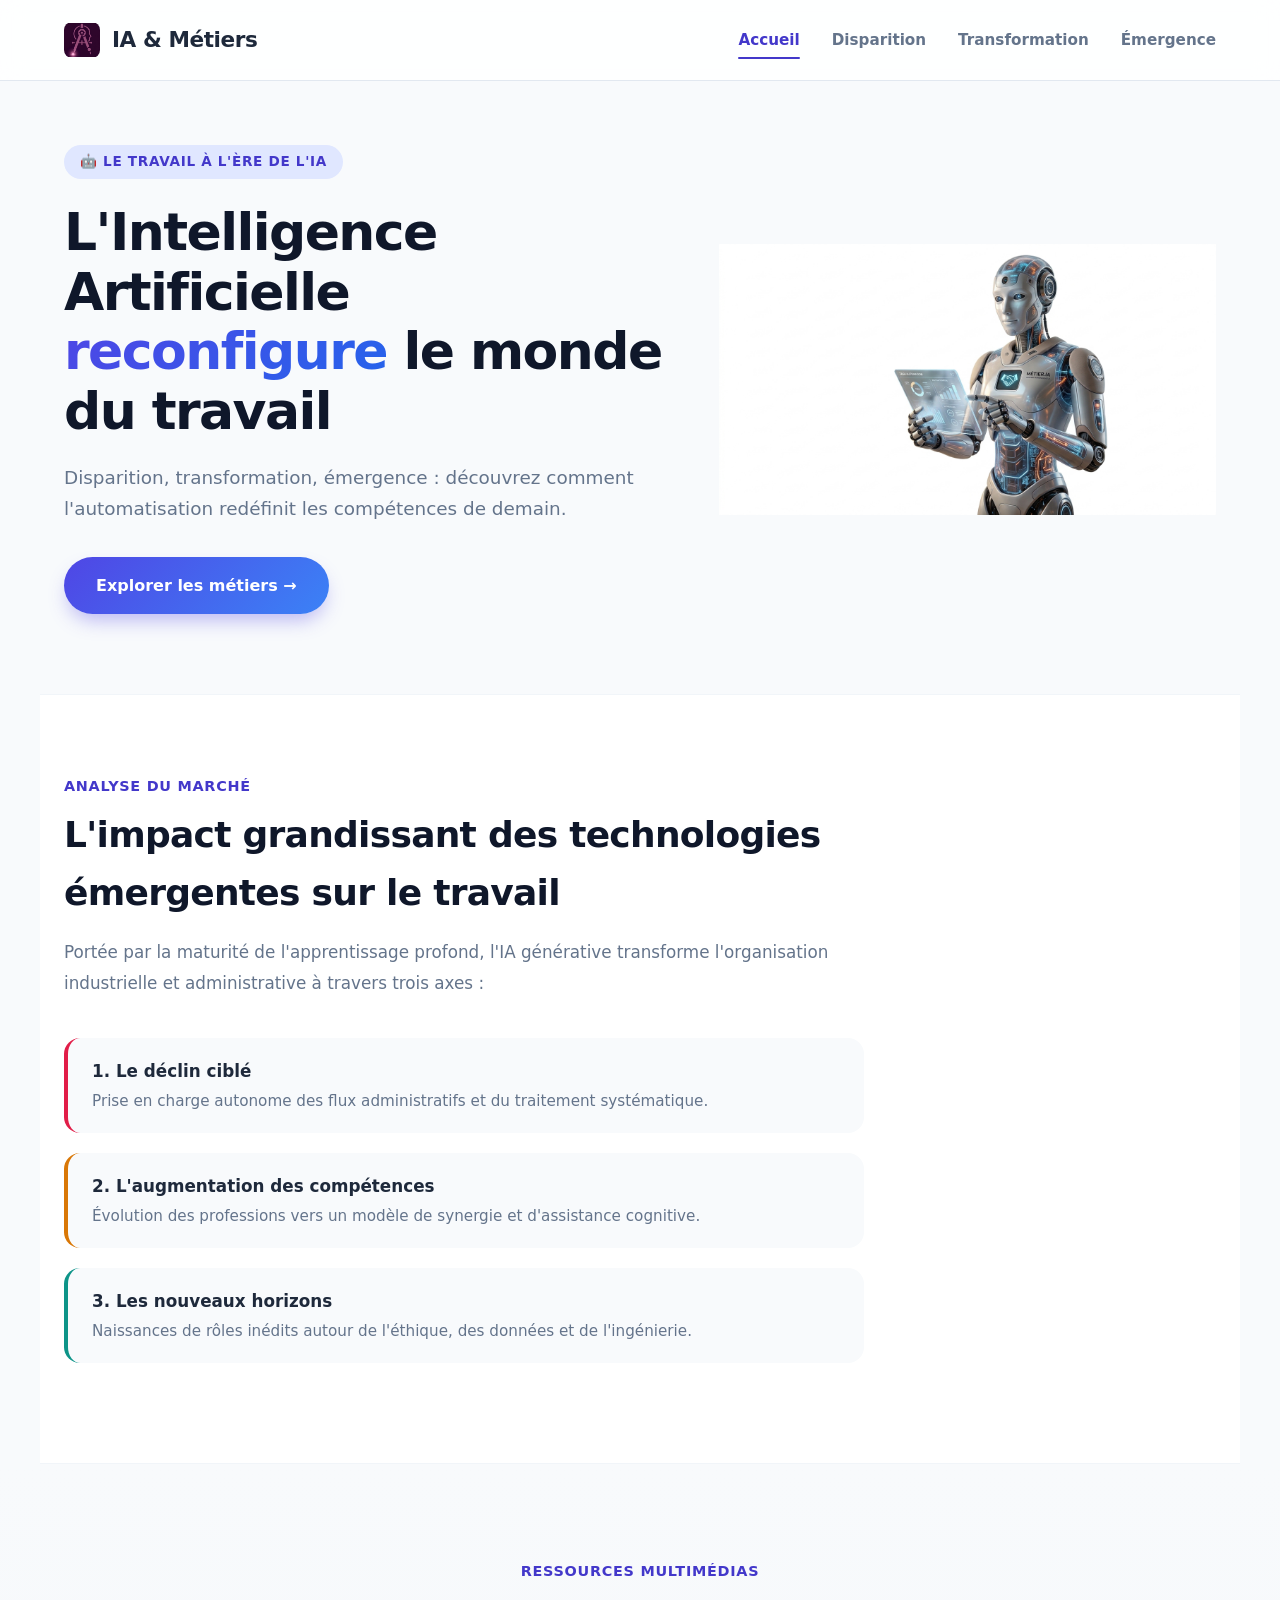
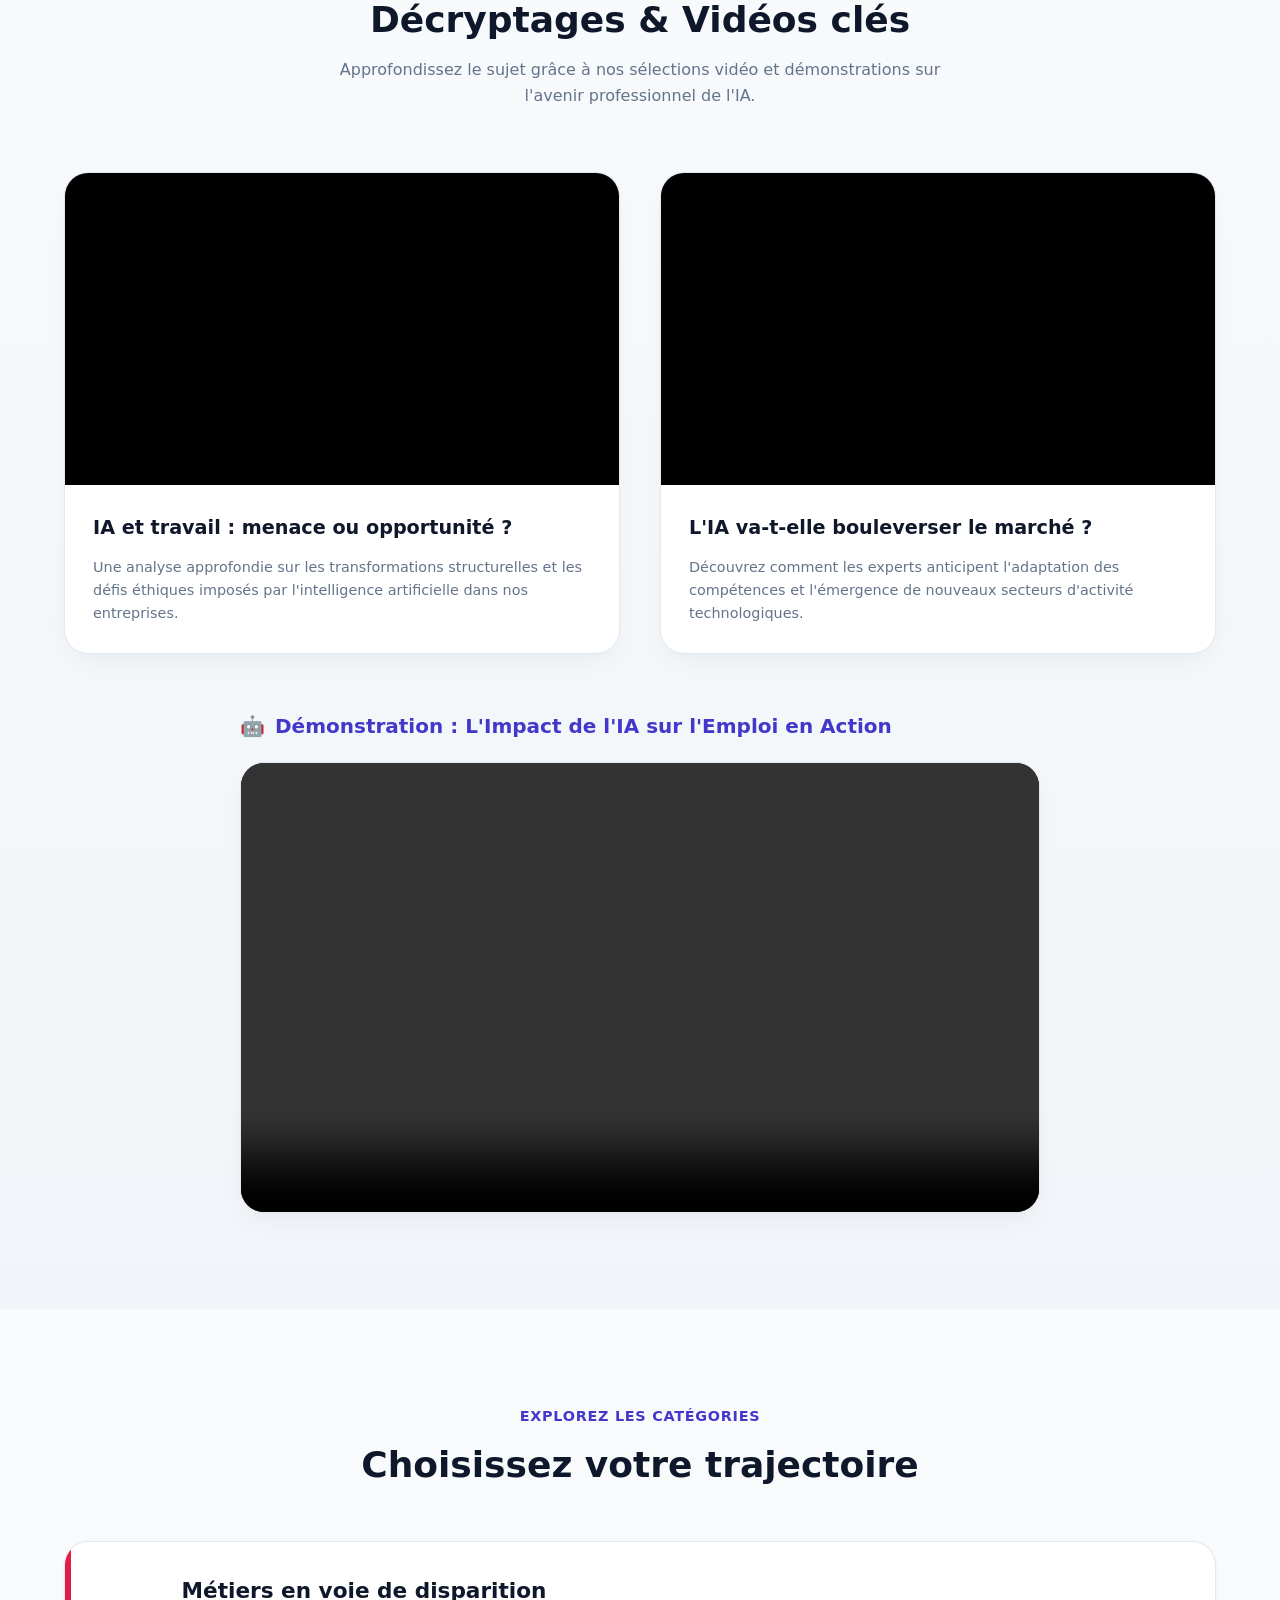
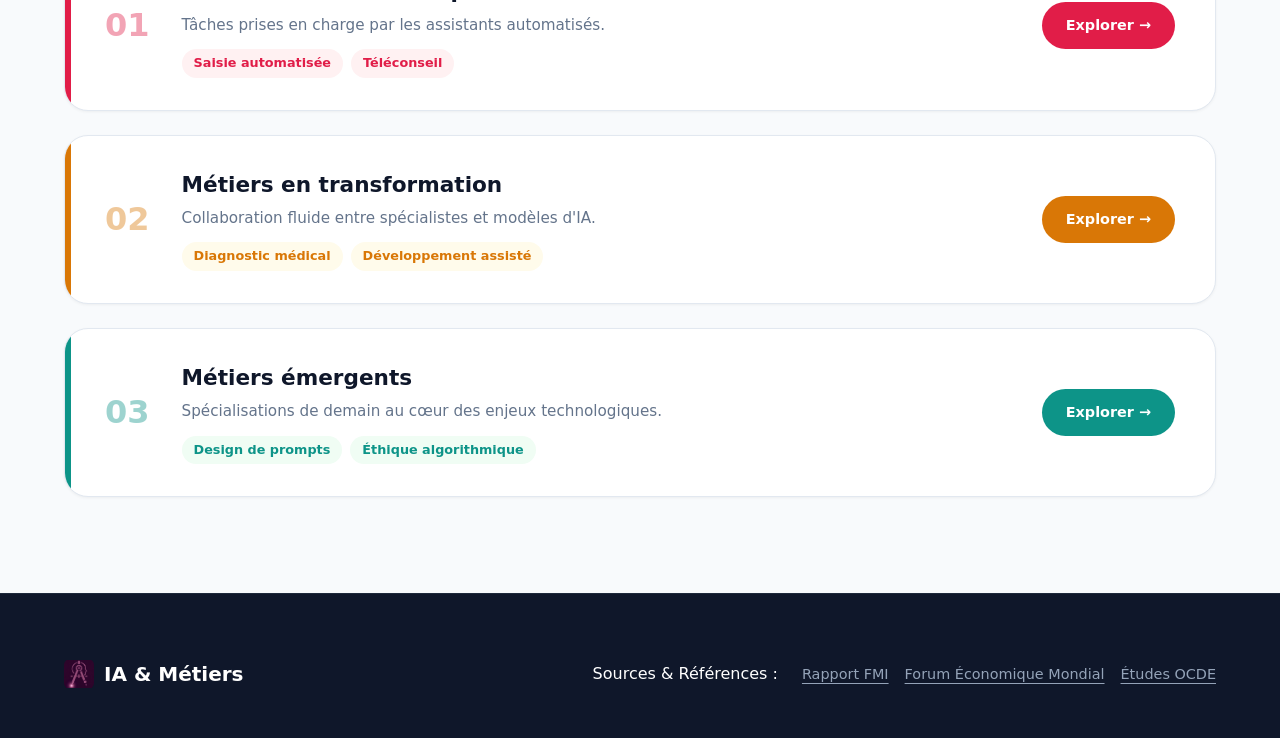
<file: index.html>
<!DOCTYPE html>
<html lang="fr">
<head>
    <meta charset="UTF-8">
    <meta name="viewport" content="width=device-width, initial-scale=1.0">
    <title>IA & Métiers | L'impact de l'IA sur l'emploi</title>
    <link rel="stylesheet" href="style-index.css">
    <link rel="icon" type="jpeg" href="iconpweb.jpg">
</head>
<body>
    <header>
        <div class="header-bar">
            <a href="index.html" class="brand">
                <img src="Logo pweb.jpg" alt="Logo IA & Métiers" class="brand-logo"> IA & Métiers
            </a>
            <nav>
                <ul class="nav-menu">
                    <li><a href="index.html" class="active">Accueil</a></li>
                    <li><a href="disparition.html">Disparition</a></li>
                    <li><a href="transformation.html">Transformation</a></li>
                    <li><a href="emergents.html">Émergence</a></li>
                </ul>
            </nav>
        </div>
    </header>

    <section class="hero-section">
        <div class="hero-content">
            <div class="badge">🤖 LE TRAVAIL À L'ÈRE DE L'IA</div>
            <h1 class="hero-title">L'Intelligence Artificielle <span class="highlight">reconfigure</span> le monde du travail</h1>
            <p class="hero-description">Disparition, transformation, émergence : découvrez comment l'automatisation redéfinit les compétences de demain.</p>
            <a href="#trajectoires" class="btn-primary">Explorer les métiers →</a>
        </div>
        <div class="robot-card">
            <img src="robot.jpg" alt="Robot IA">
        </div>
    </section>

    <section class="analysis-container">
        <div class="analysis-left">
            <span class="section-tag">ANALYSE DU MARCHÉ</span>
            <h2>L'impact grandissant des technologies émergentes sur le travail</h2>
            <p>Portée par la maturité de l'apprentissage profond, l'IA générative transforme l'organisation industrielle et administrative à travers trois axes :</p>
            
            <div class="effect-box disparition">
                <strong>1. Le déclin ciblé</strong>
                <p>Prise en charge autonome des flux administratifs et du traitement systématique.</p>
            </div>
            <div class="effect-box transformation">
                <strong>2. L'augmentation des compétences</strong>
                <p>Évolution des professions vers un modèle de synergie et d'assistance cognitive.</p>
            </div>
            <div class="effect-box emergence">
                <strong>3. Les nouveaux horizons</strong>
                <p>Naissances de rôles inédits autour de l'éthique, des données et de l'ingénierie.</p>
            </div>    
        </div>  
    </section>

    <section class="media-section">
        <div class="container">
            <div class="media-header">
                <span class="section-tag">Ressources multimédias</span>
                <h2 class="section-title">Décryptages & Vidéos clés</h2>
                <p style="color: var(--text-muted); margin-top: 0.5rem;">
                    Approfondissez le sujet grâce à nos sélections vidéo et démonstrations sur l'avenir professionnel de l'IA.
                </p>
            </div>
            <div class="media-grid">
                <div class="video-card">
                    <div class="video-container">
                        <iframe src="https://www.youtube.com/embed/vLMw5eEVQ-g" title="IA et travail : menace ou opportunité pour le monde de l’emploi ?" allowfullscreen></iframe>
                    </div>
                    <div class="video-content">
                        <h3 class="video-title">IA et travail : menace ou opportunité ?</h3>
                        <p class="video-desc">Une analyse approfondie sur les transformations structurelles et les défis éthiques imposés par l'intelligence artificielle dans nos entreprises.</p>
                    </div>
                </div>
                <div class="video-card">
                    <div class="video-container">
                        <iframe src="https://www.youtube.com/embed/ykQu4kTO9k8" title="L'IA va-t-elle bouleverser le marché du travail ?" allowfullscreen></iframe>
                    </div>
                    <div class="video-content">
                        <h3 class="video-title">L'IA va-t-elle bouleverser le marché ?</h3>
                        <p class="video-desc">Découvrez comment les experts anticipent l'adaptation des compétences et l'émergence de nouveaux secteurs d'activité technologiques.</p>
                    </div>
                </div>
            </div>
            <div class="local-video-wrapper">
                <div class="local-video-title-bar">
                    🤖 <span>Démonstration : L'Impact de l'IA sur l'Emploi en Action</span>
                </div>
                <div class="video-card">
                    <div class="video-container">
                        <video controls>
                            <source src="videoai.mp4" type="video/mp4">
                            Votre navigateur ne supporte pas la lecture de vidéos.
                        </video>
                    </div>
                </div>
            </div>
        </div>
    </section>

    <section class="trajectories-container" id="trajectoires">
        <span class="section-tag">EXPLOREZ LES CATÉGORIES</span>
        <h2>Choisissez votre trajectoire</h2>
        
        <div class="trajectories-grid">
            <div class="traj-card disparition">
                <div class="traj-card-inner">
                    <span class="traj-num">01</span>
                    <div>
                        <h3>Métiers en voie de disparition</h3>
                        <p>Tâches prises en charge par les assistants automatisés.</p>
                        <div class="pill-list">
                            <span class="pill">Saisie automatisée</span>
                            <span class="pill">Téléconseil</span>
                        </div>
                    </div>
                </div>
                <a href="disparition.html" class="btn-action">Explorer →</a>
            </div>

            <div class="traj-card transformation">
                <div class="traj-card-inner">
                    <span class="traj-num">02</span>
                    <div>
                        <h3>Métiers en transformation</h3>
                        <p>Collaboration fluide entre spécialistes et modèles d'IA.</p>
                        <div class="pill-list">
                            <span class="pill">Diagnostic médical</span>
                            <span class="pill">Développement assisté</span>
                        </div>
                    </div>
                </div>
                <a href="transformation.html" class="btn-action">Explorer →</a>
            </div>

            <div class="traj-card emergence">
                <div class="traj-card-inner">
                    <span class="traj-num">03</span>
                    <div>
                        <h3>Métiers émergents</h3>
                        <p>Spécialisations de demain au cœur des enjeux technologiques.</p>
                        <div class="pill-list">
                            <span class="pill">Design de prompts</span>
                            <span class="pill">Éthique algorithmique</span>
                        </div>
                    </div>
                </div>
                <a href="emergents.html" class="btn-action">Explorer →</a>
            </div>
        </div>
    </section>

    <footer>
        <div class="container footer-grid">
            <div class="footer-brand">
                <div class="logo">
                    <img src="Logo pweb.jpg" alt="Logo" style="width: 30px; height: 30px; border-radius: 6px; object-fit: contain;">
                    IA & Métiers
                </div>
            </div>

            <div class="footer-sources">
                <span>Sources & Références :</span>
                <div class="source-links">
                    <a href="https://www.imf.org/" target="_blank" rel="noopener">Rapport FMI</a>
                    <a href="https://www.weforum.org/" target="_blank" rel="noopener">Forum Économique Mondial</a>
                    <a href="https://www.oecd.org/" target="_blank" rel="noopener">Études OCDE</a>
                </div>
            </div>
        </div>
    </footer>
</body>
</html>
</file>
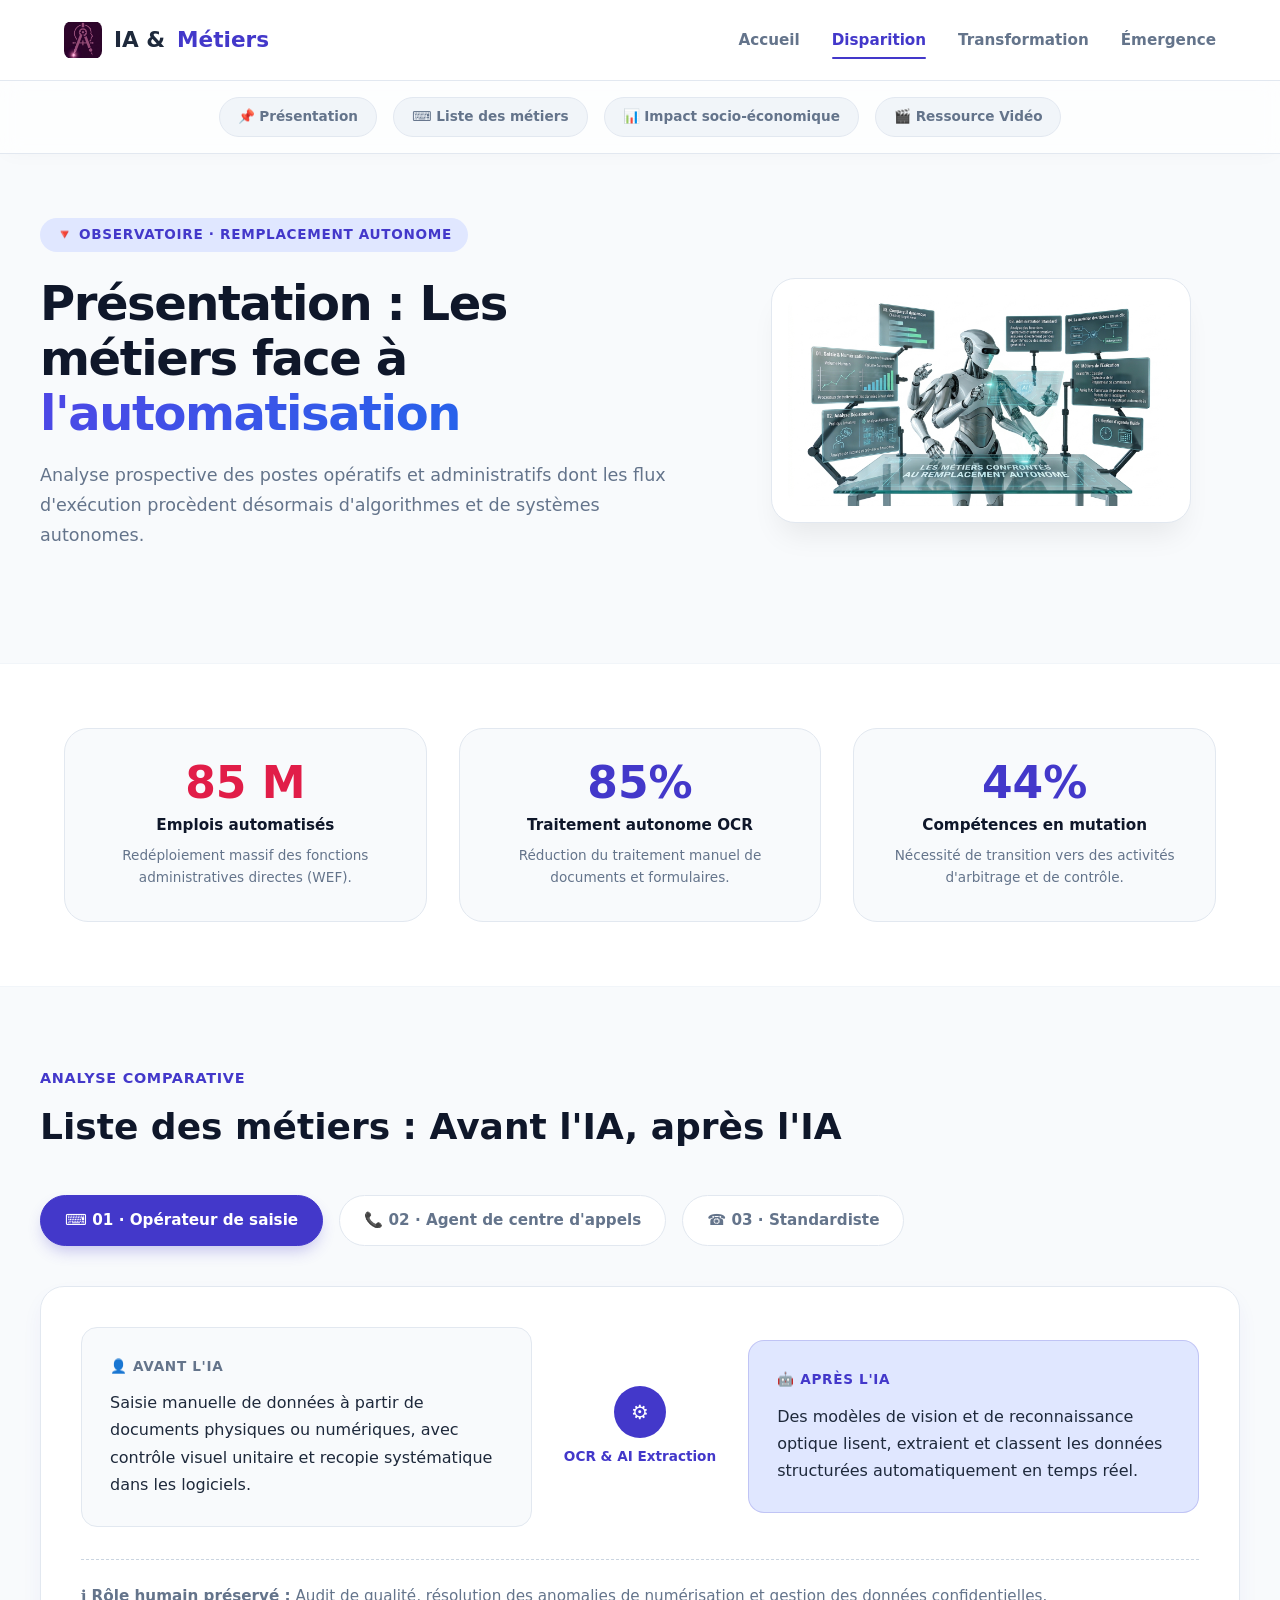
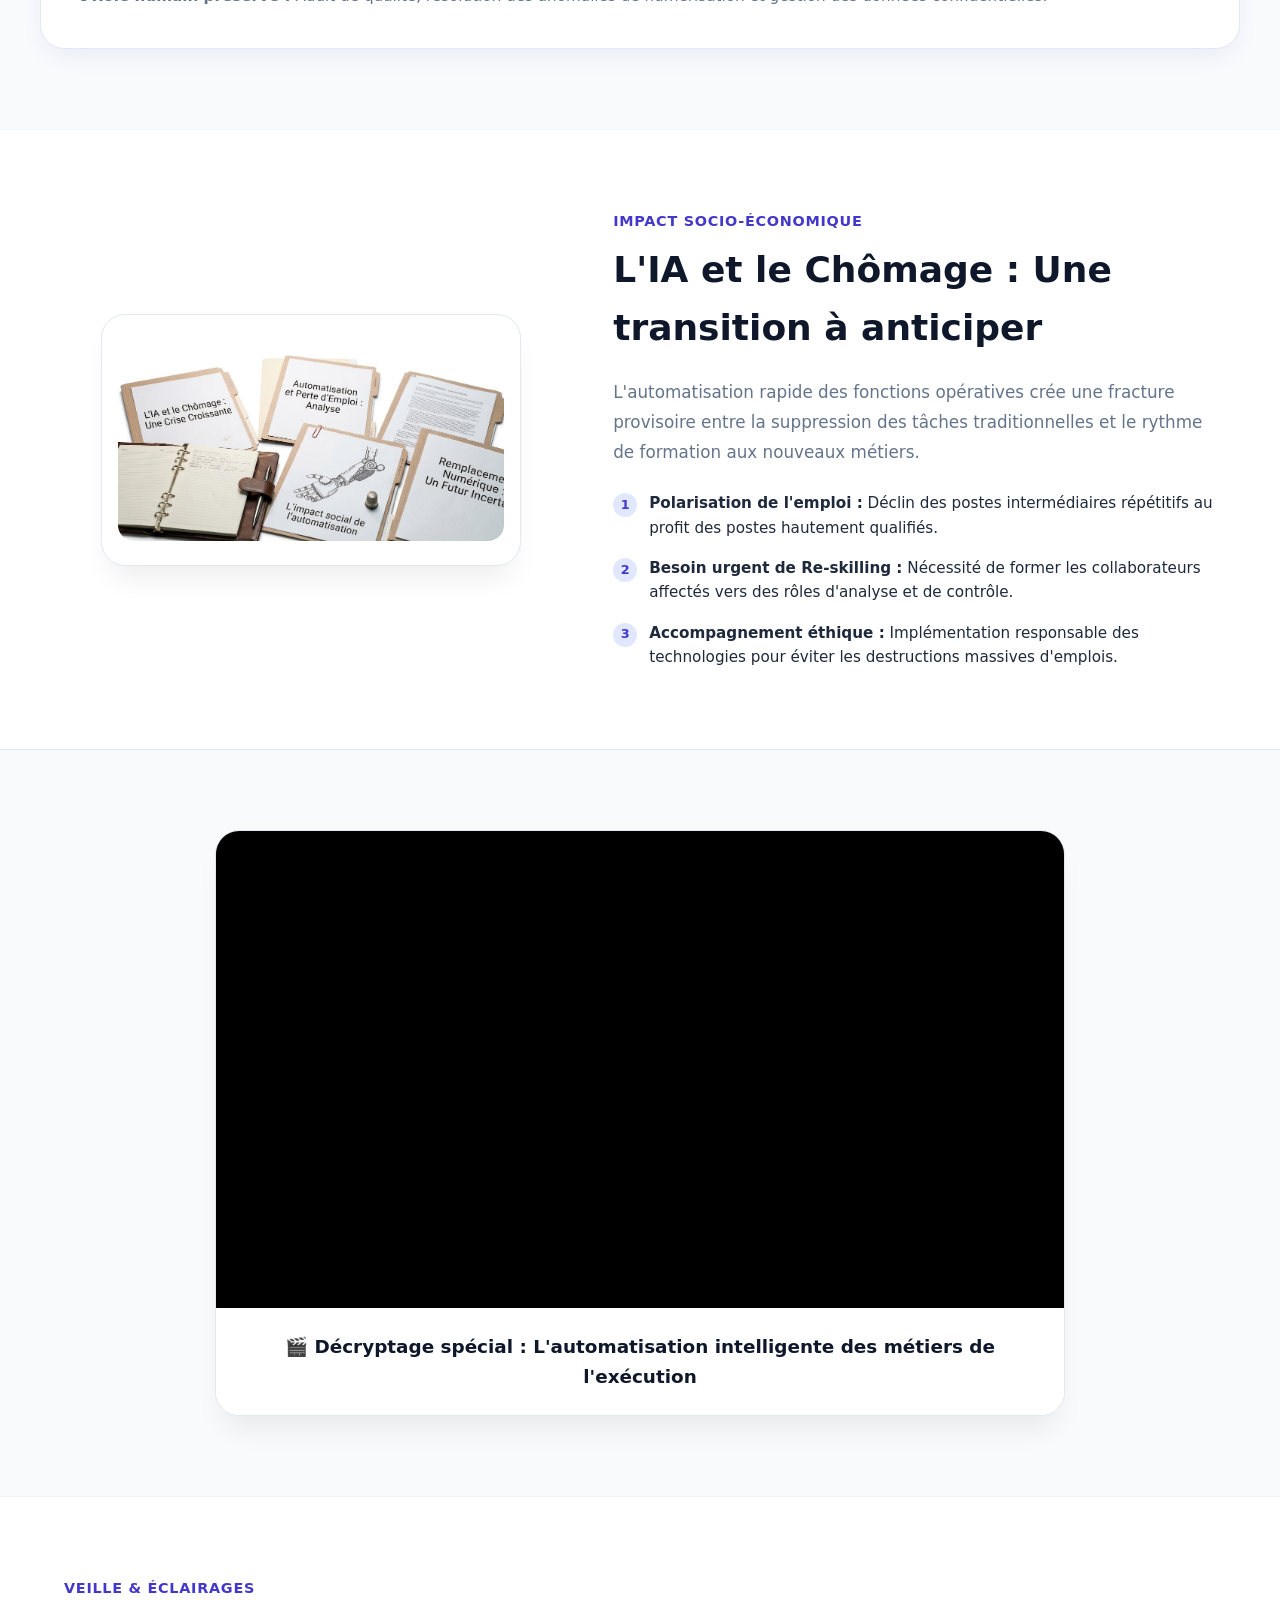
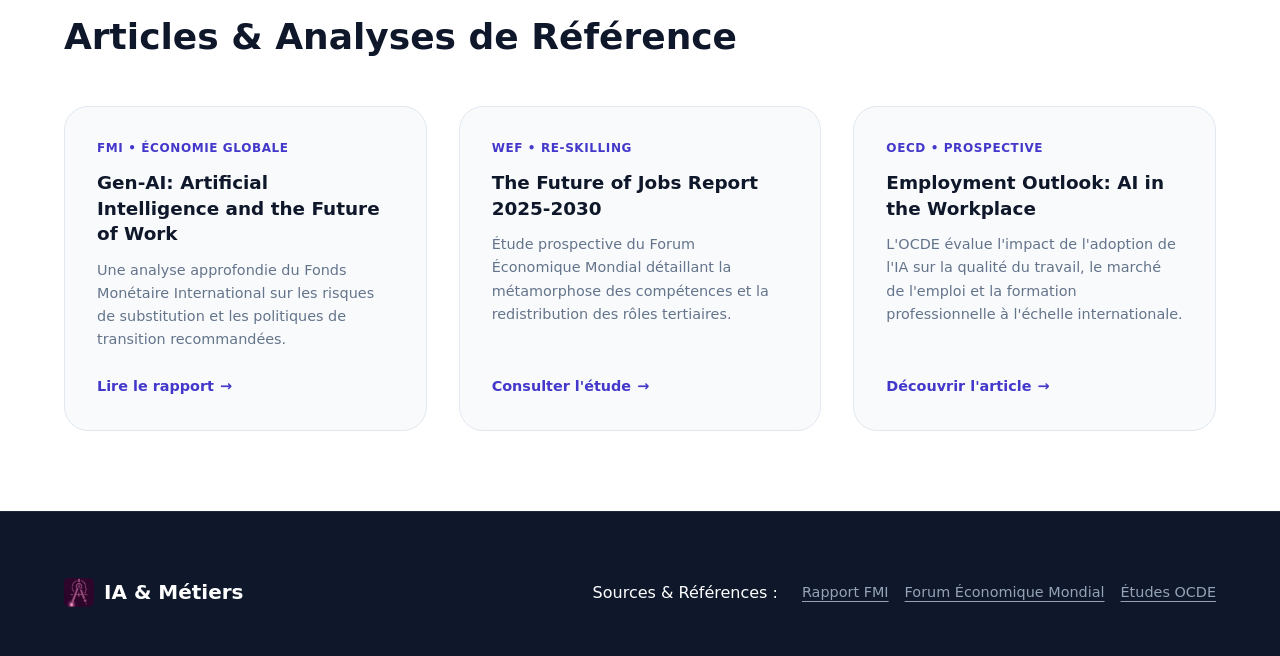
<file: disparition.html>
<!DOCTYPE html>
<html lang="fr">
<head>
    <meta charset="UTF-8">
    <meta name="viewport" content="width=device-width, initial-scale=1.0">
    <title>Métiers en voie de disparition - IA & Métiers</title>
    <link rel="stylesheet" href="style-categories.css">
    <link rel="icon" type="jpeg" href="iconpweb.jpg">
</head>
<body>
    <header>
        <div class="container header-container">
            <a href="index.html" class="brand">
                <img src="Logo pweb.jpg" alt="Logo IA & Métiers" class="brand-logo">
                IA & <span>Métiers</span>
            </a>
            <nav>
                <ul class="nav-menu">
                    <li><a href="index.html">Accueil</a></li>
                    <li><a href="disparition.html" class="active">Disparition</a></li>
                    <li><a href="transformation.html">Transformation</a></li>
                    <li><a href="emergents.html">Émergence</a></li>
                </ul>
            </nav>
        </div>
    </header>

    <!-- MENU DE NAVIGATION INTERNE (Requis par le sujet pour accéder aux sections) -->
    <nav class="internal-nav">
        <div class="container internal-nav-container">
            <a href="#presentation" class="internal-nav-link">📌 Présentation</a>
            <a href="#liste-metiers" class="internal-nav-link">⌨️ Liste des métiers</a>
            <a href="#impact" class="internal-nav-link">📊 Impact socio-économique</a>
            <a href="#video-aside" class="internal-nav-link">🎬 Ressource Vidéo</a>
        </div>
    </nav>

    <!-- SECTION 1 : PRÉSENTATION -->
    <section class="hero-section container" id="presentation">
        <div class="hero-content">
            <div class="hero-badge">
                🔻 Observatoire · Remplacement Autonome
            </div>
            <h1 class="hero-title">
                Présentation : Les métiers face à <span class="highlight">l'automatisation</span>
            </h1>
            <p class="hero-subtitle">
                Analyse prospective des postes opératifs et administratifs dont les flux d'exécution procèdent désormais d'algorithmes et de systèmes autonomes.
            </p>
        </div>
        <div class="hero-visual">
            <div class="robot-card">
                <img src="robotdis.jpg" alt="Schéma Remplacement Autonome Robot" class="robot-img" onerror="this.onerror=null; this.src='robot.png';">
            </div>
        </div>
    </section>

    <section class="stats-section">
        <div class="container stats-grid">
            <div class="stat-card">
                <div class="stat-val red">85 M</div>
                <div class="stat-lbl">Emplois automatisés</div>
                <div class="stat-sub">Redéploiement massif des fonctions administratives directes (WEF).</div>
            </div>
            <div class="stat-card">
                <div class="stat-val">85%</div>
                <div class="stat-lbl">Traitement autonome OCR</div>
                <div class="stat-sub">Réduction du traitement manuel de documents et formulaires.</div>
            </div>
            <div class="stat-card">
                <div class="stat-val">44%</div>
                <div class="stat-lbl">Compétences en mutation</div>
                <div class="stat-sub">Nécessité de transition vers des activités d'arbitrage et de contrôle.</div>
            </div>
        </div>
    </section>

    <!-- SECTION 2 : LISTE DES MÉTIERS -->
    <section class="interactive-section container" id="liste-metiers">
        <span class="section-tag">Analyse comparative</span>
        <h2 class="section-title">Liste des métiers : Avant l'IA, après l'IA</h2>

        <input type="radio" name="job-switch" id="tab-job-1" class="tab-radio" checked>
        <input type="radio" name="job-switch" id="tab-job-2" class="tab-radio">
        <input type="radio" name="job-switch" id="tab-job-3" class="tab-radio">

        <div class="tabs-bar">
            <label for="tab-job-1" class="tab-button">
                ⌨️ 01 · Opérateur de saisie
            </label>
            <label for="tab-job-2" class="tab-button">
                📞 02 · Agent de centre d'appels
            </label>
            <label for="tab-job-3" class="tab-button">
                ☎️ 03 · Standardiste
            </label>
        </div>

        <div class="contents-wrapper">
            <!-- ONGLET 1 -->
            <div class="tab-content" id="content-1">
                <div class="comparison-card">
                    <div class="comparison-grid">
                        <div class="box-before">
                            <div class="box-header">👤 AVANT L'IA</div>
                            <p class="box-desc">
                                Saisie manuelle de données à partir de documents physiques ou numériques, avec contrôle visuel unitaire et recopie systématique dans les logiciels.
                            </p>
                        </div>
                        <div class="badge-tech-center">
                            <div class="icon-circle">⚙️</div>
                            <span class="tech-name">OCR & AI Extraction</span>
                        </div>
                        <div class="box-after">
                            <div class="box-header">🤖 APRÈS L'IA</div>
                            <p class="box-desc">
                                Des modèles de vision et de reconnaissance optique lisent, extraient et classent les données structurées automatiquement en temps réel.
                            </p>
                        </div>
                    </div>
                    <div class="human-note">
                        ℹ️ <strong>Rôle humain préservé :</strong> Audit de qualité, résolution des anomalies de numérisation et gestion des données confidentielles.
                    </div>
                </div>
            </div>

            <!-- ONGLET 2 -->
            <div class="tab-content" id="content-2">
                <div class="comparison-card">
                    <div class="comparison-grid">
                        <div class="box-before">
                            <div class="box-header">👤 AVANT L'IA</div>
                            <p class="box-desc">
                                Prise en charge téléphonique unitaire des demandes courantes des usagers selon des scénarios et scripts de réponse préétablis.
                            </p>
                        </div>
                        <div class="badge-tech-center">
                            <div class="icon-circle">🎙️</div>
                            <span class="tech-name">Agents Vocaux LLM</span>
                        </div>
                        <div class="box-after">
                            <div class="box-header">🤖 APRÈS L'IA</div>
                            <p class="box-desc">
                                Traitement instantané, multilingue et personnalisé des requêtes courantes 24h/24 par des assistants conversationnels autonomes.
                            </p>
                        </div>
                    </div>
                    <div class="human-note">
                        ℹ️ <strong>Rôle humain préservé :</strong> Gestion des situations d'urgence, soutien psychologique et arbitrage des cas conflictuels.
                    </div>
                </div>
            </div>

            <!-- ONGLET 3 -->
            <div class="tab-content" id="content-3">
                <div class="comparison-card">
                    <div class="comparison-grid">
                        <div class="box-before">
                            <div class="box-header">👤 AVANT L'IA</div>
                            <p class="box-desc">
                                Transfert manuel des appels téléphoniques entrant, réservation manuelle de créneaux et accueil physique d'orientation.
                            </p>
                        </div>
                        <div class="badge-tech-center">
                            <div class="icon-circle">📅</div>
                            <span class="tech-name">Planning Intelligents</span>
                        </div>
                        <div class="box-after">
                            <div class="box-header">🤖 APRÈS L'IA</div>
                            <p class="box-desc">
                                Routage prédictif des communications, synchronisation dynamique des agendas et gestion automatisée des rendez-vous.
                            </p>
                        </div>
                    </div>
                    <div class="human-note">
                        ℹ️ <strong>Rôle humain préservé :</strong> Accueil personnalisé sur site, conciergerie VIP et relations publiques de proximité.
                    </div>
                </div>
            </div>
        </div>
    </section>

    <!-- SECTION IMPACT SOCIO-ÉCONOMIQUE -->
    <section class="social-impact-section" id="impact">
        <div class="container impact-grid">
            <div class="chomage-img-wrapper robot-card">
                <img src="chomage.jpg" alt="Analyse du chômage et impact de l'automatisation" class="chomage-img" onerror="this.onerror=null; this.src='https://placehold.co/500x350/e0e7ff/4338ca?text=Impact+Ch%C3%B4mage';">
            </div>
            <div class="impact-content">
                <span class="section-tag">Impact Socio-Économique</span>
                <h2>L'IA et le Chômage : Une transition à anticiper</h2>
                <p>
                    L'automatisation rapide des fonctions opératives crée une fracture provisoire entre la suppression des tâches traditionnelles et le rythme de formation aux nouveaux métiers.
                </p>
                <div class="bullet-list">
                    <div class="bullet-item">
                        <div class="bullet-icon">1</div>
                        <div><strong>Polarisation de l'emploi :</strong> Déclin des postes intermédiaires répétitifs au profit des postes hautement qualifiés.</div>
                    </div>
                    <div class="bullet-item">
                        <div class="bullet-icon">2</div>
                        <div><strong>Besoin urgent de Re-skilling :</strong> Nécessité de former les collaborateurs affectés vers des rôles d'analyse et de contrôle.</div>
                    </div>
                    <div class="bullet-item">
                        <div class="bullet-icon">3</div>
                        <div><strong>Accompagnement éthique :</strong> Implémentation responsable des technologies pour éviter les destructions massives d'emplois.</div>
                    </div>
                </div>
            </div>
        </div>
    </section>

    <!-- SECTION ASIDE (REQUIS PAR LE PROJET POUR LA VIDÉO YOUTUBE) -->
    <aside class="media-section" id="video-aside">
        <div class="container">
            <div class="video-wrapper">
                <div class="video-container">
                    <iframe src="https://www.youtube.com/embed/vLMw5eEVQ-g" title="Impact de l'IA sur l'emploi" allowfullscreen></iframe>
                </div>
                <div class="video-caption">
                    <h4>🎬 Décryptage spécial : L'automatisation intelligente des métiers de l'exécution</h4>
                </div>
            </div>
        </div>
    </aside>

    <section class="articles-section">
        <div class="container">
            <span class="section-tag">Veille & Éclairages</span>
            <h2 class="section-title">Articles & Analyses de Référence</h2>

            <div class="articles-grid">
                <div class="article-card">
                    <div>
                        <div class="article-tag">FMI • Économie Globale</div>
                        <h3>Gen-AI: Artificial Intelligence and the Future of Work</h3>
                        <p>Une analyse approfondie du Fonds Monétaire International sur les risques de substitution et les politiques de transition recommandées.</p>
                    </div>
                    <a href="https://www.imf.org/en/Publications/WEO" target="_blank" class="article-link">
                        Lire le rapport <span>→</span>
                    </a>
                </div>

                <div class="article-card">
                    <div>
                        <div class="article-tag">WEF • Re-Skilling</div>
                        <h3>The Future of Jobs Report 2025-2030</h3>
                        <p>Étude prospective du Forum Économique Mondial détaillant la métamorphose des compétences et la redistribution des rôles tertiaires.</p>
                    </div>
                    <a href="https://www.weforum.org/" target="_blank" class="article-link">
                        Consulter l'étude <span>→</span>
                    </a>
                </div>

                <div class="article-card">
                    <div>
                        <div class="article-tag">OECD • Prospective</div>
                        <h3>Employment Outlook: AI in the Workplace</h3>
                        <p>L'OCDE évalue l'impact de l'adoption de l'IA sur la qualité du travail, le marché de l'emploi et la formation professionnelle à l'échelle internationale.</p>
                    </div>
                    <a href="https://www.oecd.org/" target="_blank" class="article-link">
                        Découvrir l'article <span>→</span>
                    </a>
                </div>
            </div>
        </div>
    </section>

    <footer>
        <div class="container footer-grid">
            <div class="footer-brand">
                <div class="logo">
                    <img src="Logo pweb.jpg" alt="Logo" style="width: 30px; height: 30px; border-radius: 6px; object-fit: contain;">
                    IA & Métiers
                </div>
            </div>

            <div class="footer-sources">
                <span>Sources & Références :</span>
                <div class="source-links">
                    <a href="https://www.imf.org/" target="_blank" rel="noopener">Rapport FMI</a>
                    <a href="https://www.weforum.org/" target="_blank" rel="noopener">Forum Économique Mondial</a>
                    <a href="https://www.oecd.org/" target="_blank" rel="noopener">Études OCDE</a>
                </div>
            </div>
        </div>
    </footer>
</body>
</html>
</file>
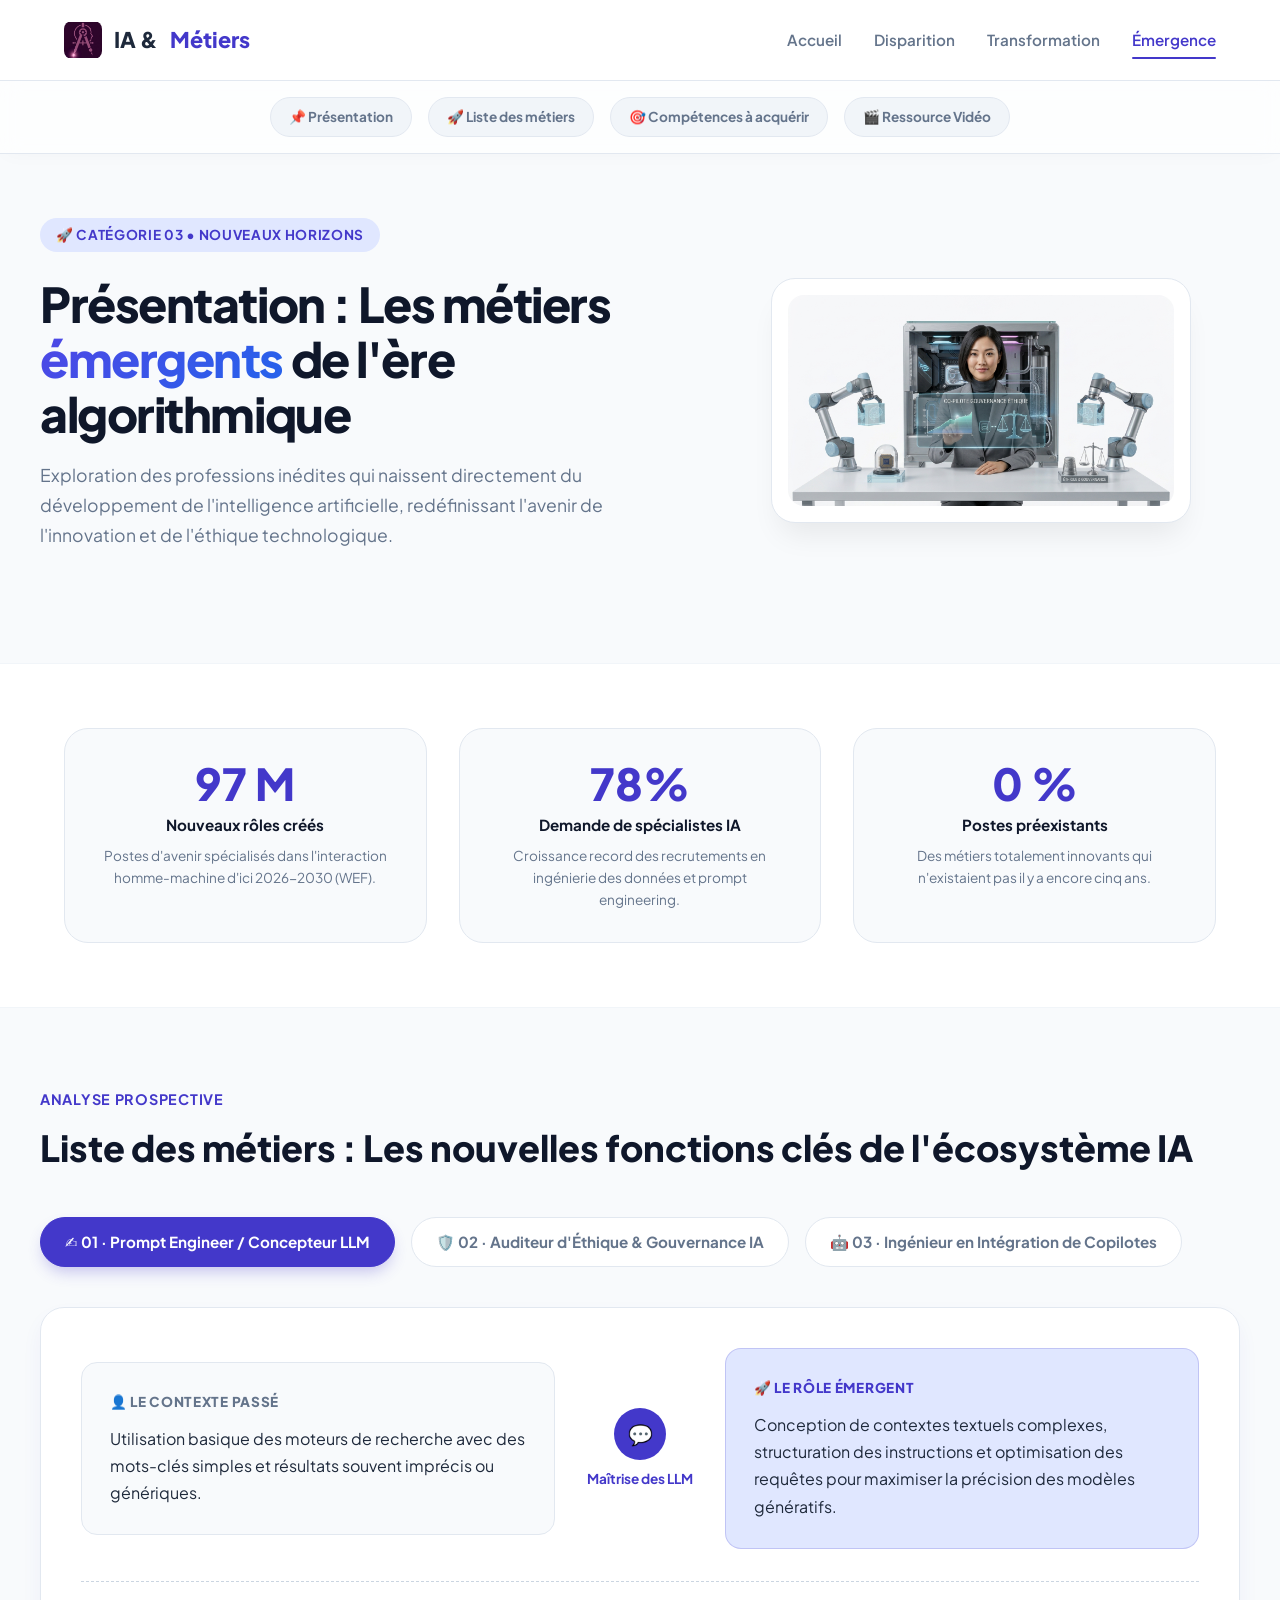
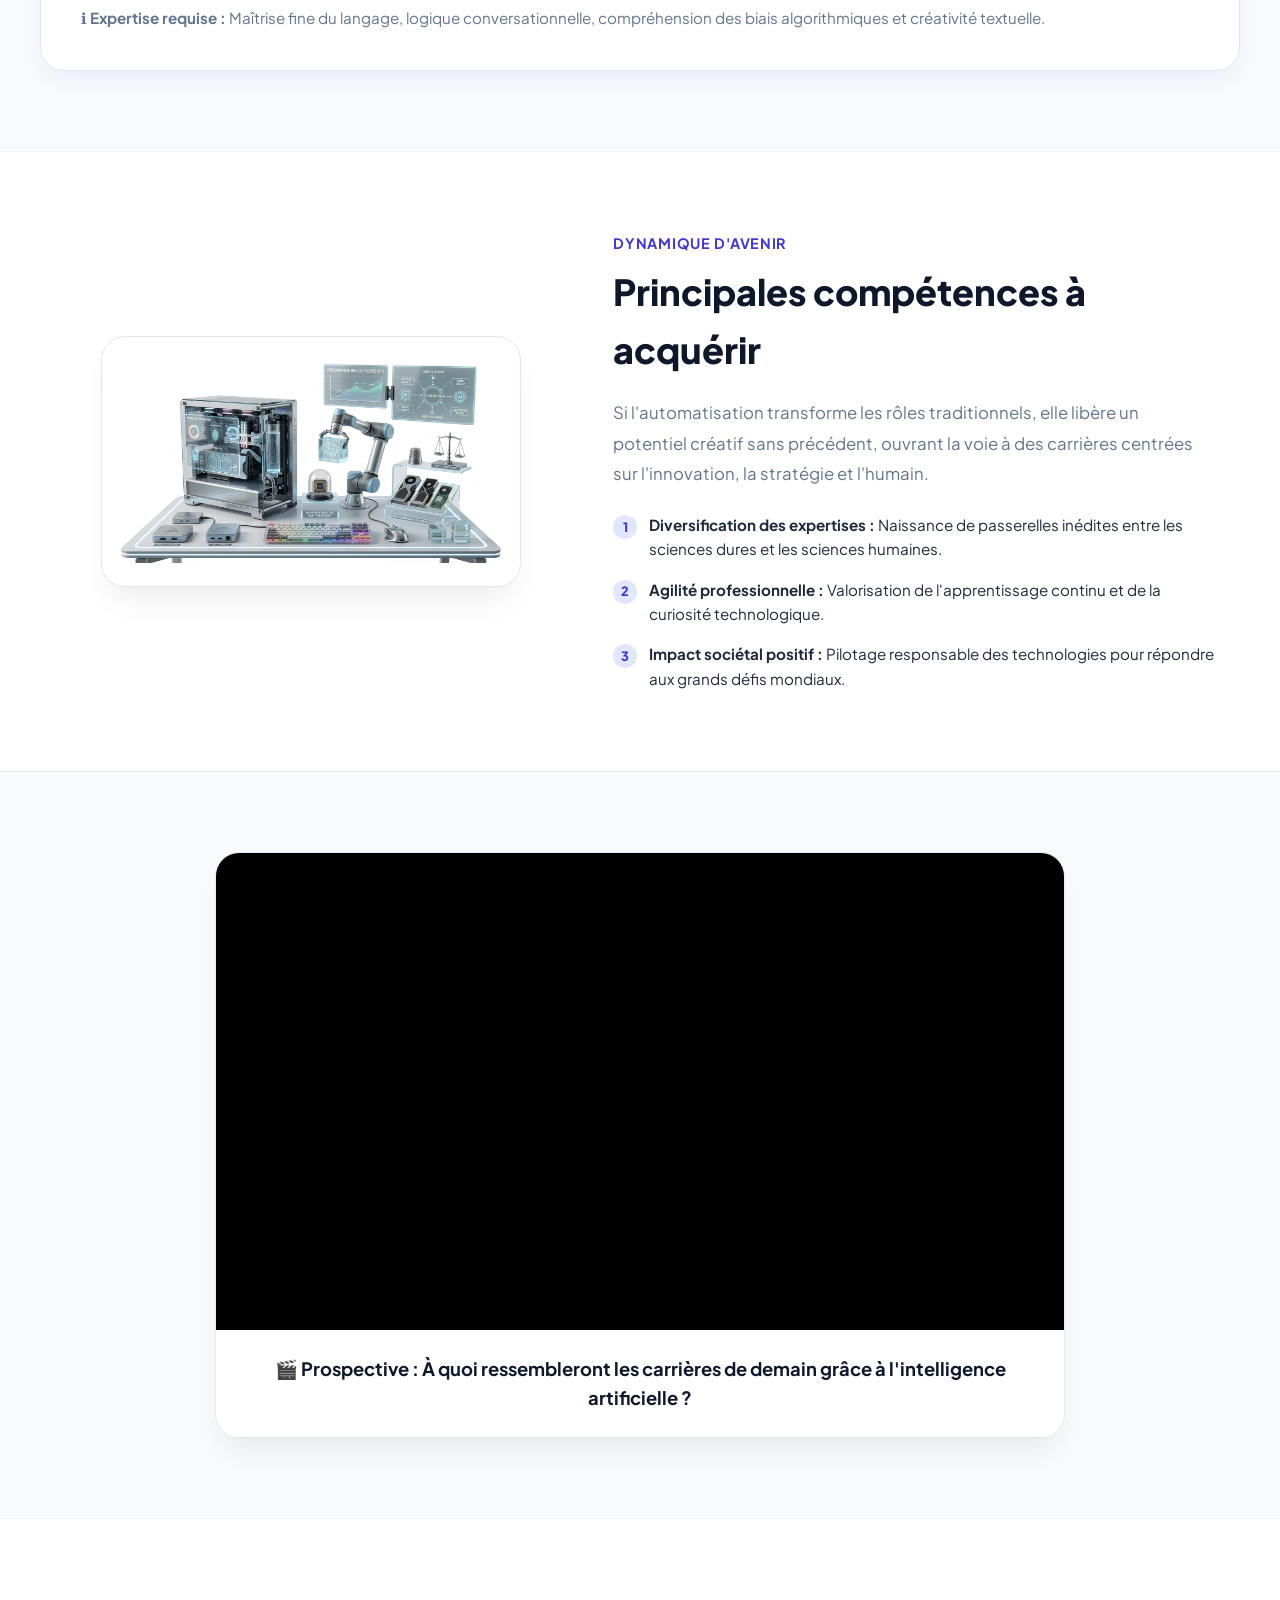
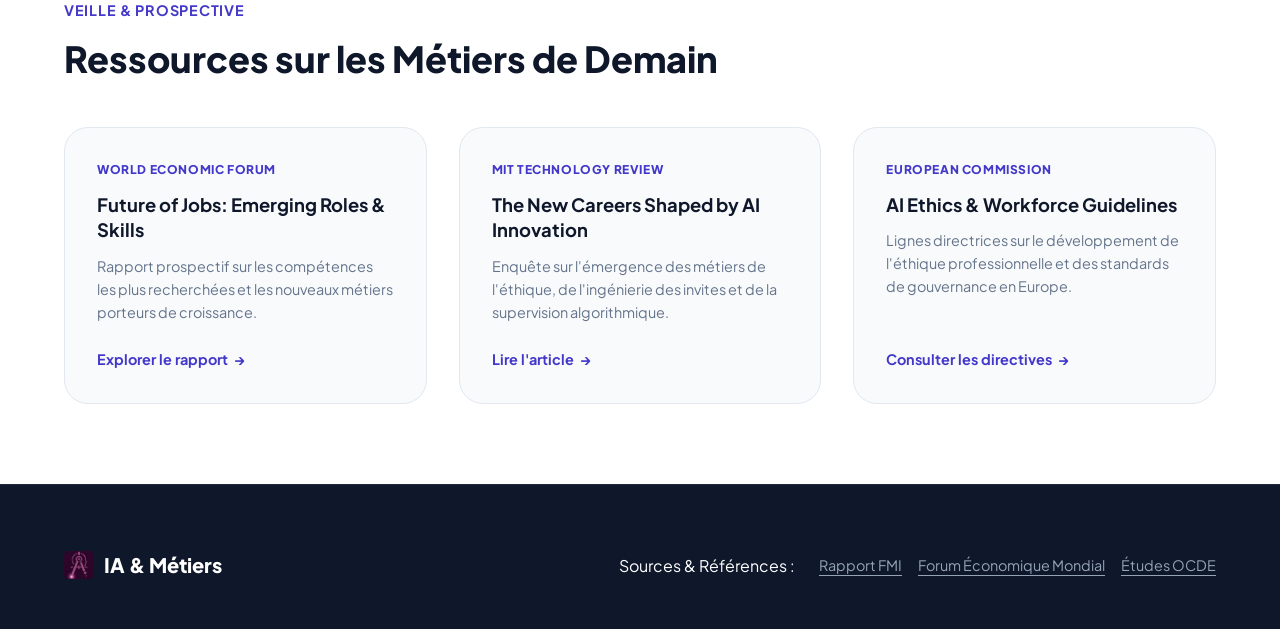
<file: emergents.html>
<!DOCTYPE html>
<html lang="fr">
<head>
    <meta charset="UTF-8">
    <meta name="viewport" content="width=device-width, initial-scale=1.0">
    <title>Émergence & Nouveaux Métiers - IA & Métiers</title>
    <!-- Google Fonts -->
    <link rel="preconnect" href="https://fonts.googleapis.com">
    <link rel="preconnect" href="https://fonts.gstatic.com" crossorigin>
    <link href="https://fonts.googleapis.com/css2?family=Plus+Jakarta+Sans:wght@400;500;600;700;800&display=swap" rel="stylesheet">
    <link rel="stylesheet" href="style-categories.css">
    <link rel="icon" type="jpeg" href="iconpweb.jpg">
</head>
<body>

    <!-- HEADER / NAVIGATION -->
    <header>
        <div class="container header-container">
            <a href="index.html" class="brand">
                <img src="Logo pweb.jpg" alt="Logo IA & Métiers" class="brand-logo">
                IA & <span>Métiers</span>
            </a>
            <nav>
                <ul class="nav-menu">
                    <li><a href="index.html">Accueil</a></li>
                    <li><a href="disparition.html">Disparition</a></li>
                    <li><a href="transformation.html">Transformation</a></li>
                    <li><a href="emergents.html" class="active">Émergence</a></li>
                </ul>
            </nav>
        </div>
    </header>

    <!-- MENU DE NAVIGATION INTERNE (Requis par le sujet) -->
    <nav class="internal-nav">
    <div class="container internal-nav-container">
        <a href="#presentation" class="internal-nav-link">📌 Présentation</a>
        <a href="#liste-metiers" class="internal-nav-link">🚀 Liste des métiers</a>
        <a href="#competences" class="internal-nav-link">🎯 Compétences à acquérir</a>
        <a href="#video-aside" class="internal-nav-link">🎬 Ressource Vidéo</a>
    </div>
</nav>

    <!-- SECTION 1 : PRÉSENTATION -->
    <section class="hero-section container" id="presentation">
        <div class="hero-content">
            <div class="hero-badge">
                🚀 Catégorie 03 • Nouveaux Horizons
            </div>
            <h1 class="hero-title">
                Présentation : Les métiers <span class="highlight">émergents</span> de l'ère algorithmique
            </h1>
            <p class="hero-subtitle">
                Exploration des professions inédites qui naissent directement du développement de l'intelligence artificielle, redéfinissant l'avenir de l'innovation et de l'éthique technologique.
            </p>
        </div>
        <div class="hero-visual">
            <div class="robot-card">
                <img src="emergence.jpg" alt="Émergence de nouveaux métiers IA" class="robot-img" onerror="this.onerror=null; this.src='robot.png';">
            </div>
        </div>
    </section>

    <!-- SECTION CHIFFRES CLÉS DE L'ÉMERGENCE -->
    <section class="stats-section">
        <div class="container stats-grid">
            <div class="stat-card">
                <div class="stat-val">97 M</div>
                <div class="stat-lbl">Nouveaux rôles créés</div>
                <div class="stat-sub">Postes d'avenir spécialisés dans l'interaction homme-machine d'ici 2026-2030 (WEF).</div>
            </div>
            <div class="stat-card">
                <div class="stat-val">78%</div>
                <div class="stat-lbl">Demande de spécialistes IA</div>
                <div class="stat-sub">Croissance record des recrutements en ingénierie des données et prompt engineering.</div>
            </div>
            <div class="stat-card">
                <div class="stat-val">0 %</div>
                <div class="stat-lbl">Postes préexistants</div>
                <div class="stat-sub">Des métiers totalement innovants qui n'existaient pas il y a encore cinq ans.</div>
            </div>
        </div>
    </section>

    <!-- SECTION 2 : LISTE DES MÉTIERS -->
    <section class="interactive-section container" id="liste-metiers">
        <span class="section-tag">Analyse prospective</span>
        <h2 class="section-title">Liste des métiers : Les nouvelles fonctions clés de l'écosystème IA</h2>

        <!-- Controls Radio -->
        <input type="radio" name="job-switch" id="tab-job-1" class="tab-radio" checked>
        <input type="radio" name="job-switch" id="tab-job-2" class="tab-radio">
        <input type="radio" name="job-switch" id="tab-job-3" class="tab-radio">

        <!-- Tabs Bar -->
        <div class="tabs-bar">
            <label for="tab-job-1" class="tab-button">
                ✍️ 01 · Prompt Engineer / Concepteur LLM
            </label>
            <label for="tab-job-2" class="tab-button">
                🛡️ 02 · Auditeur d'Éthique & Gouvernance IA
            </label>
            <label for="tab-job-3" class="tab-button">
                🤖 03 · Ingénieur en Intégration de Copilotes
            </label>
        </div>

        <!-- Contents Wrapper -->
        <div class="contents-wrapper">
            <!-- ONGLET 1 : PROMPT ENGINEER -->
            <div class="tab-content" id="content-1">
                <div class="comparison-card">
                    <div class="comparison-grid">
                        <div class="box-before">
                            <div class="box-header">👤 LE CONTEXTE PASSÉ</div>
                            <p class="box-desc">
                                Utilisation basique des moteurs de recherche avec des mots-clés simples et résultats souvent imprécis ou génériques.
                            </p>
                        </div>
                        <div class="badge-tech-center">
                            <div class="icon-circle">💬</div>
                            <span class="tech-name">Maîtrise des LLM</span>
                        </div>
                        <div class="box-after">
                            <div class="box-header">🚀 LE RÔLE ÉMERGENT</div>
                            <p class="box-desc">
                                Conception de contextes textuels complexes, structuration des instructions et optimisation des requêtes pour maximiser la précision des modèles génératifs.
                            </p>
                        </div>
                    </div>
                    <div class="human-note">
                        ℹ️ <strong>Expertise requise :</strong> Maîtrise fine du langage, logique conversationnelle, compréhension des biais algorithmiques et créativité textuelle.
                    </div>
                </div>
            </div>

            <!-- ONGLET 2 : ÉTHIQUE & GOUVERNANCE IA -->
            <div class="tab-content" id="content-2">
                <div class="comparison-card">
                    <div class="comparison-grid">
                        <div class="box-before">
                            <div class="box-header">👤 LE CONTEXTE PASSÉ</div>
                            <p class="box-desc">
                                Absence de cadre réglementaire spécifique aux algorithmes, conformité juridique limitée aux logiciels traditionnels.
                            </p>
                        </div>
                        <div class="badge-tech-center">
                            <div class="icon-circle">⚖️</div>
                            <span class="tech-name">Compliance & Sécurité</span>
                        </div>
                        <div class="box-after">
                            <div class="box-header">🚀 LE RÔLE ÉMERGENT</div>
                            <p class="box-desc">
                                Garantie de l'équité des modèles, détection des biais discriminatoires, protection de la vie privée et respect des réglementations internationales (AI Act).
                            </p>
                        </div>
                    </div>
                    <div class="human-note">
                        ℹ️ <strong>Expertise requise :</strong> Droit du numérique, philosophie morale, sciences politiques et audit de conformité des algorithmes.
                    </div>
                </div>
            </div>

            <!-- ONGLET 3 : INTÉGRATEUR DE COPILOTES -->
            <div class="tab-content" id="content-3">
                <div class="comparison-card">
                    <div class="comparison-grid">
                        <div class="box-before">
                            <div class="box-header">👤 LE CONTEXTE PASSÉ</div>
                            <p class="box-desc">
                                Déploiement de logiciels informatiques standardisés nécessitant de lourdes formations internes pour les équipes.
                            </p>
                        </div>
                        <div class="badge-tech-center">
                            <div class="icon-circle">🔗</div>
                            <span class="tech-name">Orchestration API & IA</span>
                        </div>
                        <div class="box-after">
                            <div class="box-header">🚀 LE RÔLE ÉMERGENT</div>
                            <p class="box-desc">
                                Connexion des assistants intelligents aux bases de données internes des entreprises pour créer des flux de travail ultra-personnalisés.
                            </p>
                        </div>
                    </div>
                    <div class="human-note">
                        ℹ️ <strong>Expertise requise :</strong> Architecture logicielle, intégration d'API, gestion de bases de données et conduite du changement.
                    </div>
                </div>
            </div>
        </div>
    </section>

    <!-- SECTION 3 : PRINCIPALES COMPÉTENCES À ACQUÉRIR -->
    <section class="social-impact-section" id="competences">
        <div class="container impact-grid">
            <div class="chomage-img-wrapper robot-card">
                <img src="outilsemer.jpg" alt="Nouvelles opportunités professionnelles" class="chomage-img" onerror="this.onerror=null; this.src='https://placehold.co/500x350/e0e7ff/4338ca?text=Innovation+%26+Avenir';">
            </div>
            <div class="impact-content">
                <span class="section-tag">Dynamique d'Avenir</span>
                <h2>Principales compétences à acquérir</h2>
                <p>
                    Si l'automatisation transforme les rôles traditionnels, elle libère un potentiel créatif sans précédent, ouvrant la voie à des carrières centrées sur l'innovation, la stratégie et l'humain.
                </p>
                <div class="bullet-list">
                    <div class="bullet-item">
                        <div class="bullet-icon">1</div>
                        <div><strong>Diversification des expertises :</strong> Naissance de passerelles inédites entre les sciences dures et les sciences humaines.</div>
                    </div>
                    <div class="bullet-item">
                        <div class="bullet-icon">2</div>
                        <div><strong>Agilité professionnelle :</strong> Valorisation de l'apprentissage continu et de la curiosité technologique.</div>
                    </div>
                    <div class="bullet-item">
                        <div class="bullet-icon">3</div>
                        <div><strong>Impact sociétal positif :</strong> Pilotage responsable des technologies pour répondre aux grands défis mondiaux.</div>
                    </div>
                </div>
            </div>
        </div>
    </section>

    <!-- SECTION ASIDE (VIDÉO YOUTUBE) -->
    <aside class="media-section" id="video-aside">
        <div class="container">
            <div class="video-wrapper">
                <div class="video-container">
                    <iframe src="https://www.youtube.com/embed/ykQu4kTO9k8" title="Les métiers émergents de l'IA" allowfullscreen></iframe>
                </div>
                <div class="video-caption">
                    <h4>🎬 Prospective : À quoi ressembleront les carrières de demain grâce à l'intelligence artificielle ?</h4>
                </div>
            </div>
        </div>
    </aside>

    <!-- SECTION ARTICLES & VEILLE STRATÉGIQUE -->
    <section class="articles-section">
        <div class="container">
            <span class="section-tag">Veille & Prospective</span>
            <h2 class="section-title">Ressources sur les Métiers de Demain</h2>

            <div class="articles-grid">
                <!-- Article 1 -->
                <div class="article-card">
                    <div>
                        <div class="article-tag">World Economic Forum</div>
                        <h3>Future of Jobs: Emerging Roles & Skills</h3>
                        <p>Rapport prospectif sur les compétences les plus recherchées et les nouveaux métiers porteurs de croissance.</p>
                    </div>
                    <a href="https://www.weforum.org/" target="_blank" class="article-link">
                        Explorer le rapport <span>→</span>
                    </a>
                </div>

                <!-- Article 2 -->
                <div class="article-card">
                    <div>
                        <div class="article-tag">MIT Technology Review</div>
                        <h3>The New Careers Shaped by AI Innovation</h3>
                        <p>Enquête sur l'émergence des métiers de l'éthique, de l'ingénierie des invites et de la supervision algorithmique.</p>
                    </div>
                    <a href="https://www.technologyreview.com/" target="_blank" class="article-link">
                        Lire l'article <span>→</span>
                    </a>
                </div>

                <!-- Article 3 -->
                <div class="article-card">
                    <div>
                        <div class="article-tag">European Commission</div>
                        <h3>AI Ethics & Workforce Guidelines</h3>
                        <p>Lignes directrices sur le développement de l'éthique professionnelle et des standards de gouvernance en Europe.</p>
                    </div>
                    <a href="https://digital-strategy.ec.europa.eu/" target="_blank" class="article-link">
                        Consulter les directives <span>→</span>
                    </a>
                </div>
            </div>
        </div>
    </section>

    <footer>
        <div class="container footer-grid">
            <div class="footer-brand">
                <div class="logo">
                    <img src="Logo pweb.jpg" alt="Logo" style="width: 30px; height: 30px; border-radius: 6px; object-fit: contain;">
                    IA & Métiers
                </div>
            </div>

            <div class="footer-sources">
                <span>Sources & Références :</span>
                <div class="source-links">
                    <a href="https://www.imf.org/" target="_blank" rel="noopener">Rapport FMI</a>
                    <a href="https://www.weforum.org/" target="_blank" rel="noopener">Forum Économique Mondial</a>
                    <a href="https://www.oecd.org/" target="_blank" rel="noopener">Études OCDE</a>
                </div>
            </div>
        </div>
    </footer>

</body>
</html>
</file>
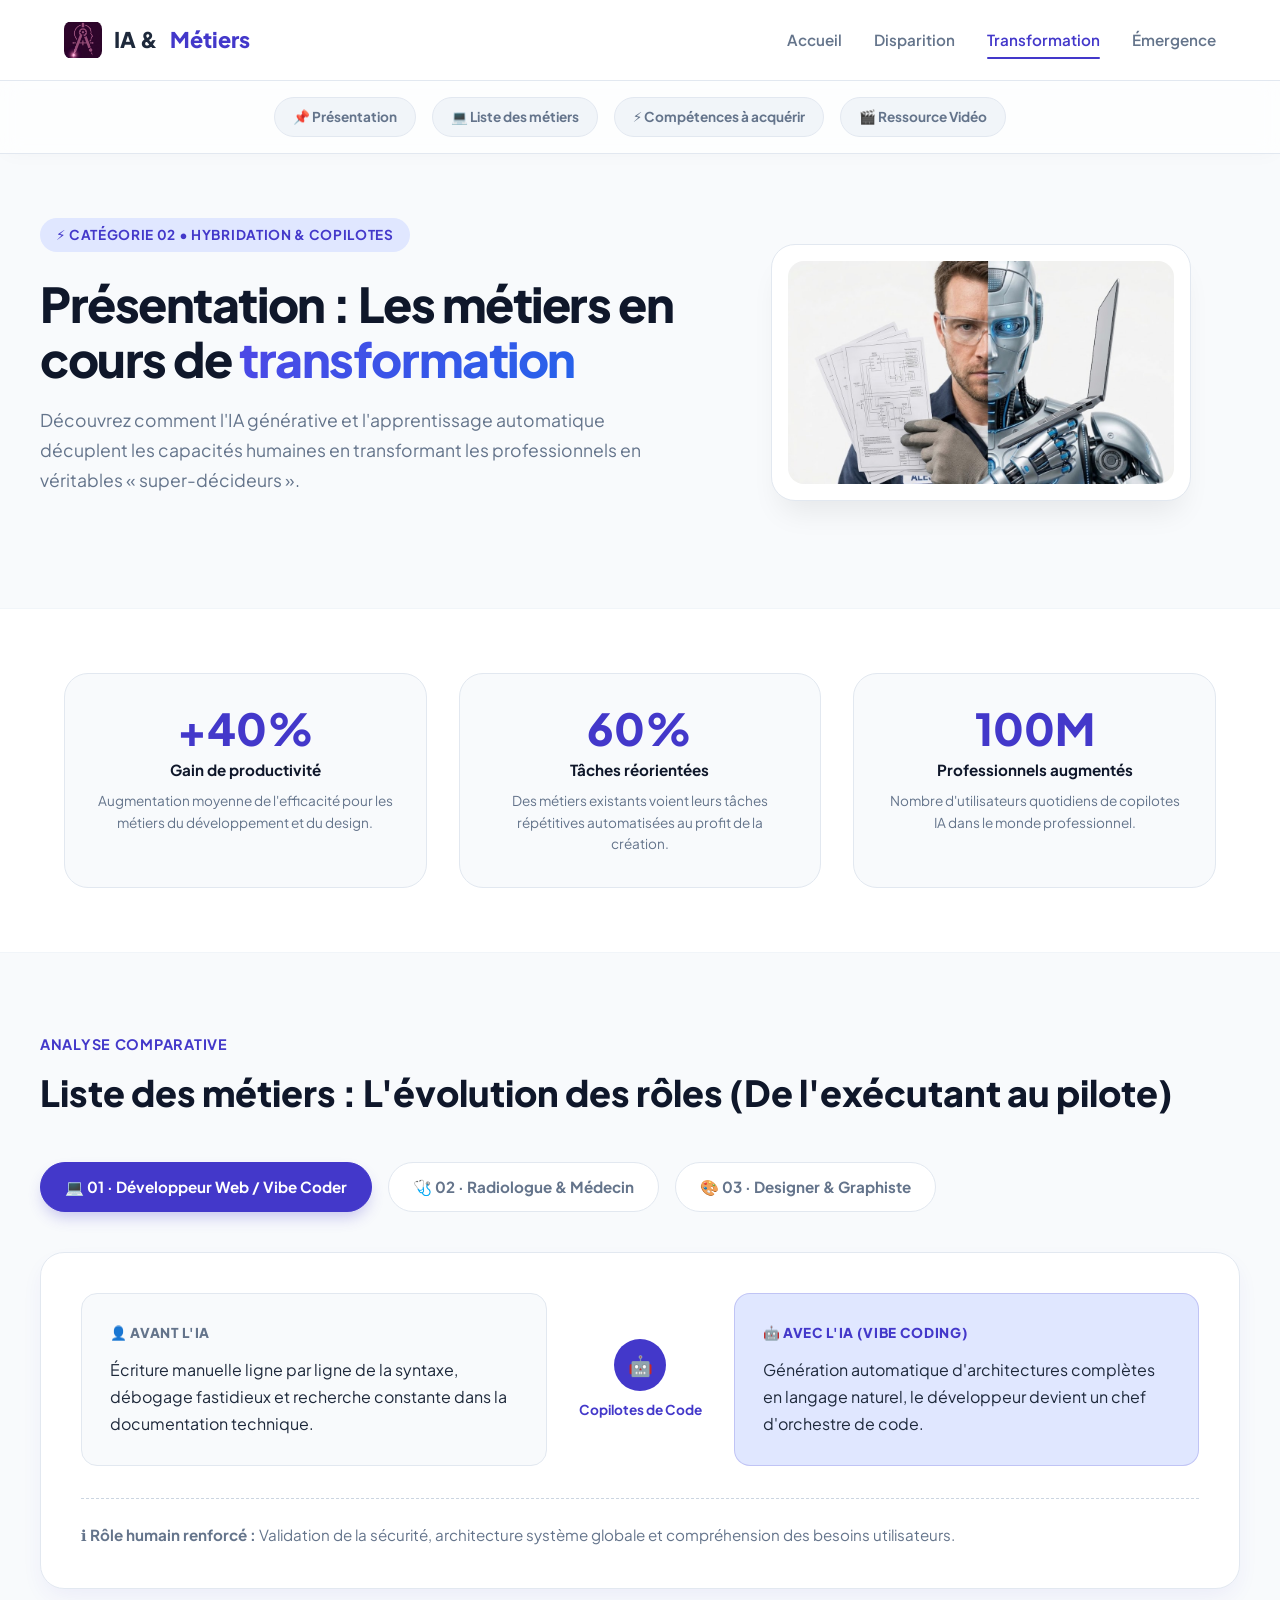
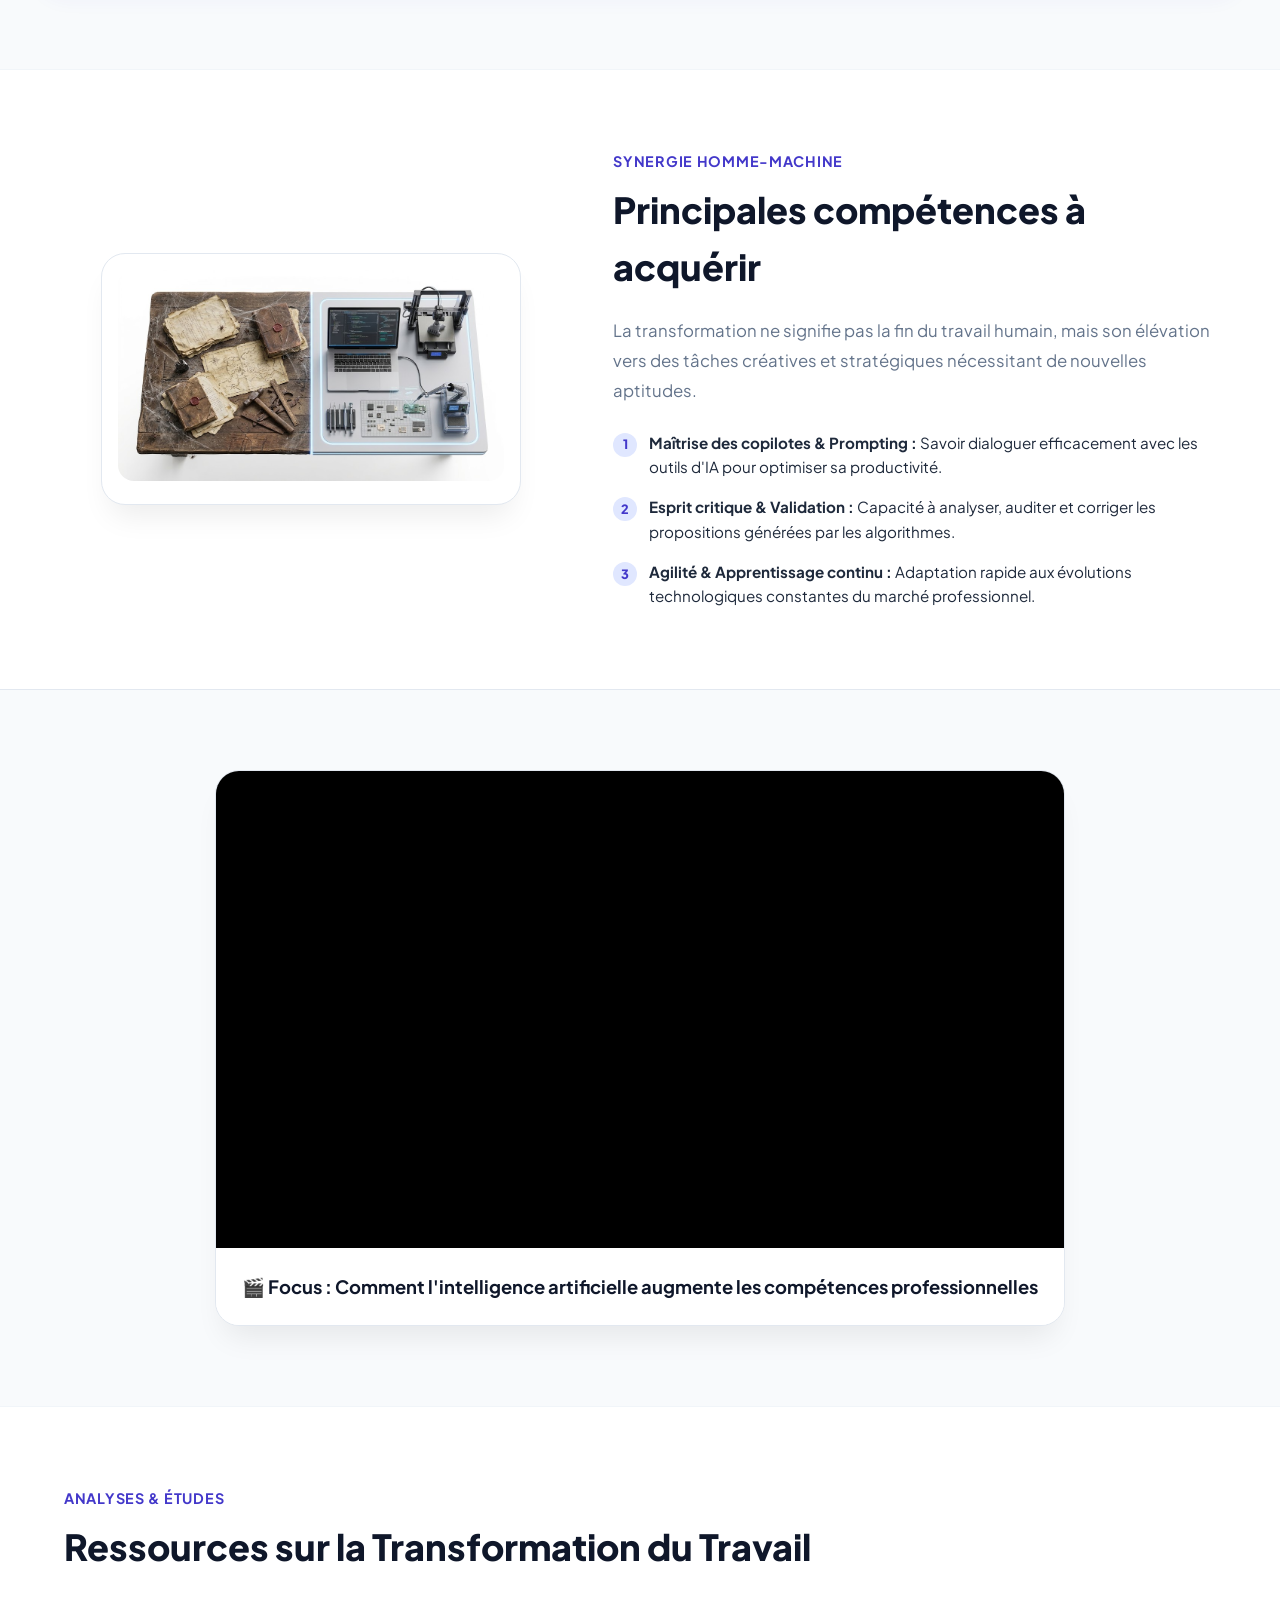
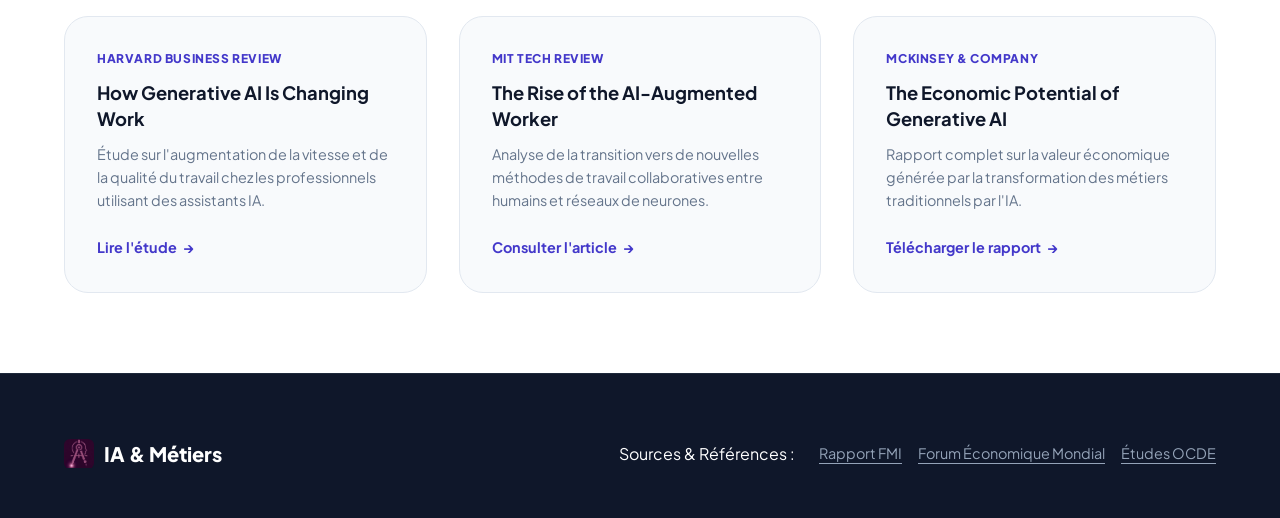
<file: transformation.html>
<!DOCTYPE html>
<html lang="fr">
<head>
    <meta charset="UTF-8">
    <meta name="viewport" content="width=device-width, initial-scale=1.0">
    <title>Transformation & Augmentation - IA & Métiers</title>
    <link rel="preconnect" href="https://fonts.googleapis.com">
    <link rel="preconnect" href="https://fonts.gstatic.com" crossorigin>
    <link href="https://fonts.googleapis.com/css2?family=Plus+Jakarta+Sans:wght@400;500;600;700;800&display=swap" rel="stylesheet">
    <link rel="stylesheet" href="style-categories.css">
    <link rel="icon" type="jpeg" href="iconpweb.jpg">
</head>
<body>

    <header>
        <div class="container header-container">
            <a href="index.html" class="brand">
                <img src="Logo pweb.jpg" alt="Logo IA & Métiers" class="brand-logo">
                IA & <span>Métiers</span>
            </a>
            <nav>
                <ul class="nav-menu">
                    <li><a href="index.html">Accueil</a></li>
                    <li><a href="Disparition.html">Disparition</a></li>
                    <li><a href="transformation.html" class="active">Transformation</a></li>
                    <li><a href="emergents.html">Émergence</a></li>
                </ul>
            </nav>
        </div>
    </header>

    <!-- MENU DE NAVIGATION INTERNE (Requis par le sujet) -->
    <nav class="internal-nav">
        <div class="container internal-nav-container">
            <a href="#presentation" class="internal-nav-link">📌 Présentation</a>
            <a href="#liste-metiers" class="internal-nav-link">💻 Liste des métiers</a>
            <a href="#competences" class="internal-nav-link">⚡ Compétences à acquérir</a>
            <a href="#video-aside" class="internal-nav-link">🎬 Ressource Vidéo</a>
        </div>
    </nav>

    <!-- SECTION 1 : PRÉSENTATION -->
    <section class="hero-section container" id="presentation">
        <div class="hero-content">
            <div class="hero-badge">
                ⚡ Catégorie 02 • Hybridation & Copilotes
            </div>
            <h1 class="hero-title">
                Présentation : Les métiers en cours de <span class="highlight">transformation</span>
            </h1>
            <p class="hero-subtitle">
                Découvrez comment l'IA générative et l'apprentissage automatique décuplent les capacités humaines en transformant les professionnels en véritables « super-décideurs ».
            </p>
        </div>
        <div class="hero-visual">
            <div class="robot-card">
                <img src="robottrans.jpg" alt="Transformation et IA" class="robot-img" onerror="this.onerror=null; this.src='robot.png';">
            </div>
        </div>
    </section>

    <section class="stats-section">
        <div class="container stats-grid">
            <div class="stat-card">
                <div class="stat-val">+40%</div>
                <div class="stat-lbl">Gain de productivité</div>
                <div class="stat-sub">Augmentation moyenne de l'efficacité pour les métiers du développement et du design.</div>
            </div>
            <div class="stat-card">
                <div class="stat-val">60%</div>
                <div class="stat-lbl">Tâches réorientées</div>
                <div class="stat-sub">Des métiers existants voient leurs tâches répétitives automatisées au profit de la création.</div>
            </div>
            <div class="stat-card">
                <div class="stat-val">100M</div>
                <div class="stat-lbl">Professionnels augmentés</div>
                <div class="stat-sub">Nombre d'utilisateurs quotidiens de copilotes IA dans le monde professionnel.</div>
            </div>
        </div>
    </section>

    <!-- SECTION 2 : LISTE DES MÉTIERS -->
    <section class="interactive-section container" id="liste-metiers">
        <span class="section-tag">Analyse comparative</span>
        <h2 class="section-title">Liste des métiers : L'évolution des rôles (De l'exécutant au pilote)</h2>

        <input type="radio" name="job-switch" id="tab-job-1" class="tab-radio" checked>
        <input type="radio" name="job-switch" id="tab-job-2" class="tab-radio">
        <input type="radio" name="job-switch" id="tab-job-3" class="tab-radio">

        <div class="tabs-bar">
            <label for="tab-job-1" class="tab-button">
                💻 01 · Développeur Web / Vibe Coder
            </label>
            <label for="tab-job-2" class="tab-button">
                🩺 02 · Radiologue & Médecin
            </label>
            <label for="tab-job-3" class="tab-button">
                🎨 03 · Designer & Graphiste
            </label>
        </div>

        <div class="contents-wrapper">
            <!-- ONGLET 1 : DÉVELOPPEUR WEB -->
            <div class="tab-content" id="content-1">
                <div class="comparison-card">
                    <div class="comparison-grid">
                        <div class="box-before">
                            <div class="box-header">👤 AVANT L'IA</div>
                            <p class="box-desc">
                                Écriture manuelle ligne par ligne de la syntaxe, débogage fastidieux et recherche constante dans la documentation technique.
                            </p>
                        </div>
                        <div class="badge-tech-center">
                            <div class="icon-circle">🤖</div>
                            <span class="tech-name">Copilotes de Code</span>
                        </div>
                        <div class="box-after">
                            <div class="box-header">🤖 AVEC L'IA (VIBE CODING)</div>
                            <p class="box-desc">
                                Génération automatique d'architectures complètes en langage naturel, le développeur devient un chef d'orchestre de code.
                            </p>
                        </div>
                    </div>
                    <div class="human-note">
                        ℹ️ <strong>Rôle humain renforcé :</strong> Validation de la sécurité, architecture système globale et compréhension des besoins utilisateurs.
                    </div>
                </div>
            </div>

            <!-- ONGLET 2 : RADIOLOGUE -->
            <div class="tab-content" id="content-2">
                <div class="comparison-card">
                    <div class="comparison-grid">
                        <div class="box-before">
                            <div class="box-header">👤 AVANT L'IA</div>
                            <p class="box-desc">
                                Analyse visuelle manuelle de centaines d'imageries médicales à la recherche de micro-anomalies ou de tumeurs.
                            </p>
                        </div>
                        <div class="badge-tech-center">
                            <div class="icon-circle">🔬</div>
                            <span class="tech-name">Vision Médicale IA</span>
                        </div>
                        <div class="box-after">
                            <div class="box-header">🤖 AVEC L'IA</div>
                            <p class="box-desc">
                                Pré-détection instantanée des zones suspectes par l'IA avec calcul de probabilités pour assister le diagnostic précis.
                            </p>
                        </div>
                    </div>
                    <div class="human-note">
                        ℹ️ <strong>Rôle humain renforcé :</strong> Diagnostic final, décision thérapeutique et relation humaine d'accompagnement du patient.
                    </div>
                </div>
            </div>

            <!-- ONGLET 3 : DESIGNER GRAPHIC -->
            <div class="tab-content" id="content-3">
                <div class="comparison-card">
                    <div class="comparison-grid">
                        <div class="box-before">
                            <div class="box-header">👤 AVANT L'IA</div>
                            <p class="box-desc">
                                Création manuelle de maquettes, détourage long de visuels et production d'itérations graphiques chronophages.
                            </p>
                        </div>
                        <div class="badge-tech-center">
                            <div class="icon-circle">🎨</div>
                            <span class="tech-name">IA Générative Visuelle</span>
                        </div>
                        <div class="box-after">
                            <div class="box-header">🤖 AVEC L'IA</div>
                            <p class="box-desc">
                                Prototypage visuel immédiat, création de concepts visuels en quelques secondes et déclinaisons automatisées.
                            </p>
                        </div>
                    </div>
                    <div class="human-note">
                        ℹ️ <strong>Rôle humain renforcé :</strong> Direction artistique, cohérence de marque, émotion et direction de la création.
                    </div>
                </div>
            </div>
        </div>
    </section>

    <!-- SECTION 3 : PRINCIPALES COMPÉTENCES À ACQUÉRIR -->
    <section class="social-impact-section" id="competences">
        <div class="container impact-grid">
            <div class="chomage-img-wrapper robot-card">
                <img src="tabletrans.jpg" alt="Transformation du travail" class="chomage-img" onerror="this.onerror=null; this.src='https://placehold.co/500x350/e0e7ff/4338ca?text=IA+Augment%C3%A9e';">
            </div>
            <div class="impact-content">
                <span class="section-tag">Synergie Homme-Machine</span>
                <h2>Principales compétences à acquérir</h2>
                <p>
                    La transformation ne signifie pas la fin du travail humain, mais son élévation vers des tâches créatives et stratégiques nécessitant de nouvelles aptitudes.
                </p>
                <div class="bullet-list">
                    <div class="bullet-item">
                        <div class="bullet-icon">1</div>
                        <div><strong>Maîtrise des copilotes & Prompting :</strong> Savoir dialoguer efficacement avec les outils d'IA pour optimiser sa productivité.</div>
                    </div>
                    <div class="bullet-item">
                        <div class="bullet-icon">2</div>
                        <div><strong>Esprit critique & Validation :</strong> Capacité à analyser, auditer et corriger les propositions générées par les algorithmes.</div>
                    </div>
                    <div class="bullet-item">
                        <div class="bullet-icon">3</div>
                        <div><strong>Agilité & Apprentissage continu :</strong> Adaptation rapide aux évolutions technologiques constantes du marché professionnel.</div>
                    </div>
                </div>
            </div>
        </div>
    </section>

    <!-- SECTION ASIDE (VIDÉO YOUTUBE) -->
    <aside class="media-section" id="video-aside">
        <div class="container">
            <div class="video-wrapper">
                <div class="video-container">
                    <iframe src="https://www.youtube.com/embed/ykQu4kTO9k8" title="L'IA et la transformation du travail" allowfullscreen></iframe>
                </div>
                <div class="video-caption">
                    <h4>🎬 Focus : Comment l'intelligence artificielle augmente les compétences professionnelles</h4>
                </div>
            </div>
        </div>
    </aside>

    <section class="articles-section">
        <div class="container">
            <span class="section-tag">Analyses & Études</span>
            <h2 class="section-title">Ressources sur la Transformation du Travail</h2>

            <div class="articles-grid">
                <div class="article-card">
                    <div>
                        <div class="article-tag">Harvard Business Review</div>
                        <h3>How Generative AI Is Changing Work</h3>
                        <p>Étude sur l'augmentation de la vitesse et de la qualité du travail chez les professionnels utilisant des assistants IA.</p>
                    </div>
                    <a href="https://hbr.org/" target="_blank" class="article-link">
                        Lire l'étude <span>→</span>
                    </a>
                </div>

                <div class="article-card">
                    <div>
                        <div class="article-tag">MIT Tech Review</div>
                        <h3>The Rise of the AI-Augmented Worker</h3>
                        <p>Analyse de la transition vers de nouvelles méthodes de travail collaboratives entre humains et réseaux de neurones.</p>
                    </div>
                    <a href="https://www.technologyreview.com/" target="_blank" class="article-link">
                        Consulter l'article <span>→</span>
                    </a>
                </div>

                <div class="article-card">
                    <div>
                        <div class="article-tag">McKinsey & Company</div>
                        <h3>The Economic Potential of Generative AI</h3>
                        <p>Rapport complet sur la valeur économique générée par la transformation des métiers traditionnels par l'IA.</p>
                    </div>
                    <a href="https://www.mckinsey.com/" target="_blank" class="article-link">
                        Télécharger le rapport <span>→</span>
                    </a>
                </div>
            </div>
        </div>
    </section>

    <footer>
        <div class="container footer-grid">
            <div class="footer-brand">
                <div class="logo">
                    <img src="Logo pweb.jpg" alt="Logo" style="width: 30px; height: 30px; border-radius: 6px; object-fit: contain;">
                    IA & Métiers
                </div>
            </div>

            <div class="footer-sources">
                <span>Sources & Références :</span>
                <div class="source-links">
                    <a href="https://www.imf.org/" target="_blank" rel="noopener">Rapport FMI</a>
                    <a href="https://www.weforum.org/" target="_blank" rel="noopener">Forum Économique Mondial</a>
                    <a href="https://www.oecd.org/" target="_blank" rel="noopener">Études OCDE</a>
                </div>
            </div>
        </div>
    </footer>

</body>
</html>
</file>
<file: style-index.css>
/* ==========================================================================
   RESET & DESIGN SYSTEM TOKENS
   ========================================================================== */
:root {
    --font-main: 'Plus Jakarta Sans', system-ui, -apple-system, BlinkMacSystemFont, sans-serif;
    
    /* Palette de couleurs */
    --bg-body: #f8fafc;
    --bg-card: #ffffff;
    --bg-footer: #0f172a;
    
    --text-main: #1e293b;
    --text-muted: #64748b;
    --text-light: #94a3b8;
    --text-white: #ffffff;
    
    --primary: #4338ca;
    --primary-hover: #3730a3;
    
    /* Accents par catégorie */
    --disparition-color: #e11d48;
    --disparition-bg: #fff1f2;
    --transformation-color: #d97706;
    --transformation-bg: #fffbeb;
    --emergence-color: #0d9488;
    --emergence-bg: #f0fdf4;
    
    /* Espacements & Rayons */
    --max-width: 1200px;
    --radius-sm: 8px;
    --radius-md: 16px;
    --radius-lg: 24px;
    --radius-full: 9999px;
    
    /* Ombres & Élévations */
    --shadow-sm: 0 1px 3px rgba(0,0,0,0.05);
    --shadow-md: 0 10px 25px -5px rgba(0, 0, 0, 0.05), 0 8px 10px -6px rgba(0, 0, 0, 0.01);
    --shadow-lg: 0 20px 30px -10px rgba(0, 0, 0, 0.08);
    
    --transition: all 0.3s cubic-bezier(0.4, 0, 0.2, 1);
}

* {
    box-sizing: border-box;
    margin: 0;
    padding: 0;
}

html {
    scroll-behavior: smooth;
}

body {
    font-family: var(--font-main);
    background-color: var(--bg-body);
    color: var(--text-main);
    line-height: 1.6;
    -webkit-font-smoothing: antialiased;
}

a {
    text-decoration: none;
    color: inherit;
}

ul {
    list-style: none;
}

.container {
    width: 100%;
    max-width: var(--max-width);
    margin: 0 auto;
    padding: 0 1.5rem;
}

/* ==========================================================================
   HEADER & NAVIGATION
   ========================================================================== */
header {
    background-color: rgba(255, 255, 255, 0.85);
    backdrop-filter: blur(12px);
    position: sticky;
    top: 0;
    z-index: 100;
    border-bottom: 1px solid #e2e8f0;
}

.header-bar {
    display: flex;
    align-items: center;
    justify-content: space-between;
    max-width: var(--max-width);
    margin: 0 auto;
    height: 80px;
    padding: 0 1.5rem;
}

.brand {
    display: flex;
    align-items: center;
    gap: 12px;
    font-weight: 800;
    font-size: 1.35rem;
    color: var(--text-main);
    letter-spacing: -0.02em;
}

.brand-logo {
    width: 36px;
    height: 36px;
    object-fit: contain;
    border-radius: var(--radius-sm);
}

.nav-menu {
    display: flex;
    align-items: center;
    gap: 2rem;
}

.nav-menu a {
    font-weight: 600;
    font-size: 0.95rem;
    color: var(--text-muted);
    transition: var(--transition);
    position: relative;
    padding: 0.5rem 0;
}

.nav-menu a:hover, .nav-menu a.active {
    color: var(--primary);
}

.nav-menu a.active::after {
    content: '';
    position: absolute;
    bottom: -2px;
    left: 0;
    width: 100%;
    height: 2px;
    background-color: var(--primary);
    border-radius: 2px;
}

/* ==========================================================================
   HERO SECTION
   ========================================================================== */
.hero-section {
    padding: 4rem 1.5rem 5rem 1.5rem;
    max-width: var(--max-width);
    margin: 0 auto;
    display: grid;
    grid-template-columns: 1.1fr 0.9fr;
    gap: 3rem;
    align-items: center;
    overflow: hidden;
}

.badge {
    display: inline-flex;
    align-items: center;
    gap: 8px;
    padding: 6px 16px;
    background-color: #e0e7ff;
    color: var(--primary);
    border-radius: var(--radius-full);
    font-size: 0.85rem;
    font-weight: 700;
    text-transform: uppercase;
    letter-spacing: 0.05em;
    margin-bottom: 1.5rem;
}

.hero-title {
    font-size: 3.25rem;
    font-weight: 800;
    line-height: 1.15;
    letter-spacing: -0.03em;
    color: #0f172a;
    margin-bottom: 1.25rem;
}

.hero-title .highlight {
    background: linear-gradient(135deg, #4f46e5 0%, #2563eb 100%);
    -webkit-background-clip: text;
    -webkit-text-fill-color: transparent;
}

.hero-description {
    font-size: 1.15rem;
    color: var(--text-muted);
    margin-bottom: 2rem;
    line-height: 1.7;
}

.btn-primary {
    display: inline-flex;
    align-items: center;
    gap: 10px;
    padding: 16px 32px;
    border-radius: var(--radius-full);
    font-weight: 700;
    font-size: 1rem;
    color: white;
    background: linear-gradient(135deg, #4f46e5 0%, #3b82f6 100%);
    box-shadow: 0 10px 20px -5px rgba(79, 70, 229, 0.4);
    transition: var(--transition);
}

.btn-primary:hover {
    transform: translateY(-2px);
    box-shadow: 0 15px 25px -5px rgba(79, 70, 229, 0.5);
}

.robot-card {
    background: transparent; /* Supprime le fond blanc si tu veux qu'elle prenne toute la largeur sans cadre restreint */
    border: none;
    box-shadow: none;
    width: 100%;
    max-width: 550px; /* Augmente la largeur maximale de la carte */
    margin: 0 auto;
    display: flex;
    justify-content: center;
    align-items: center;
}

.robot-card img {
    width: 100%;
    height: auto;
    max-height: 480px; /* Permet à l'image d'être beaucoup plus grande */
    object-fit: contain;
    animation: float 4s ease-in-out infinite;
}
@keyframes float {
    0%, 100% { transform: translateY(0px); }
    50% { transform: translateY(-8px); }
}

/* ==========================================================================
   ANALYSE DU MARCHÉ
   ========================================================================== */
.analysis-container {
    max-width: var(--max-width);
    margin: 0 auto;
    padding: 5rem 1.5rem;
    background-color: #ffffff;
    border-top: 1px solid #f1f5f9;
    border-bottom: 1px solid #f1f5f9;
}

.analysis-left {
    max-width: 800px;
}

.section-tag {
    color: var(--primary);
    font-weight: 700;
    font-size: 0.9rem;
    text-transform: uppercase;
    letter-spacing: 0.05em;
    display: block;
    margin-bottom: 0.5rem;
}

.analysis-left h2 {
    font-size: 2.25rem;
    font-weight: 800;
    letter-spacing: -0.02em;
    color: #0f172a;
    margin-bottom: 1rem;
}

.analysis-left > p {
    color: var(--text-muted);
    font-size: 1.05rem;
    margin-bottom: 2.5rem;
    line-height: 1.8;
}

.effect-box {
    padding: 1.25rem 1.5rem;
    background-color: var(--bg-body);
    border-radius: var(--radius-md);
    border-left: 4px solid var(--primary);
    margin-bottom: 1.25rem;
    transition: var(--transition);
}

.effect-box:hover {
    transform: translateX(4px);
}

.effect-box.disparition { border-left-color: var(--disparition-color); }
.effect-box.transformation { border-left-color: var(--transformation-color); }
.effect-box.emergence { border-left-color: var(--emergence-color); }

.effect-box strong {
    display: block;
    font-size: 1.05rem;
    color: var(--text-main);
    margin-bottom: 0.25rem;
}

.effect-box p {
    font-size: 0.95rem;
    color: var(--text-muted);
}

/* ==========================================================================
   SECTION MULTIMÉDIA (VIDÉOS)
   ========================================================================== */
.media-section {
    padding: 6rem 0;
    background: linear-gradient(180deg, #f8fafc 0%, #f1f5f9 100%);
}

.media-header {
    text-align: center;
    max-width: 650px;
    margin: 0 auto 4rem auto;
}

.media-header .section-title {
    font-size: 2.25rem;
    font-weight: 800;
    color: #0f172a;
}

.media-grid {
    display: grid;
    grid-template-columns: repeat(2, 1fr);
    gap: 2.5rem;
    margin-bottom: 3.5rem;
}

.video-card {
    background: var(--bg-card);
    border-radius: var(--radius-lg);
    border: 1px solid #e2e8f0;
    overflow: hidden;
    box-shadow: var(--shadow-md);
    transition: var(--transition);
    display: flex;
    flex-direction: column;
}

.video-card:hover {
    transform: translateY(-6px);
    box-shadow: var(--shadow-lg);
}

.video-container {
    position: relative;
    width: 100%;
    padding-bottom: 56.25%; /* Ratio 16:9 */
    background: #000;
}

.video-container iframe,
.video-container video {
    position: absolute;
    top: 0;
    left: 0;
    width: 100%;
    height: 100%;
    border: none;
    object-fit: cover;
}

.video-content {
    padding: 1.75rem;
    display: flex;
    flex-direction: column;
    gap: 0.75rem;
    flex: 1;
}

.video-title {
    font-size: 1.2rem;
    font-weight: 700;
    color: #0f172a;
}

.video-desc {
    font-size: 0.9rem;
    color: var(--text-muted);
    line-height: 1.6;
}

.local-video-wrapper {
    max-width: 800px;
    margin: 0 auto;
}

.local-video-title-bar {
    display: flex;
    align-items: center;
    gap: 10px;
    margin-bottom: 1.25rem;
    font-size: 1.25rem;
    font-weight: 800;
    color: #0f172a;
}

.local-video-title-bar span {
    color: var(--primary);
}

/* ==========================================================================
   SECTION TRAJECTOIRES
   ========================================================================== */
.trajectories-container {
    max-width: var(--max-width);
    margin: 0 auto;
    padding: 6rem 1.5rem;
}

.trajectories-container > h2 {
    font-size: 2.25rem;
    font-weight: 800;
    color: #0f172a;
    text-align: center;
    margin-bottom: 3rem;
}

.trajectories-container > .section-tag {
    text-align: center;
}

.trajectories-grid {
    display: flex;
    flex-direction: column;
    gap: 1.5rem;
}

.traj-card {
    background-color: var(--bg-card);
    border: 1px solid #e2e8f0;
    border-radius: var(--radius-lg);
    padding: 2rem 2.5rem;
    display: flex;
    align-items: center;
    justify-content: space-between;
    transition: var(--transition);
    box-shadow: var(--shadow-sm);
    position: relative;
    overflow: hidden;
}

.traj-card::before {
    content: '';
    position: absolute;
    top: 0;
    left: 0;
    width: 6px;
    height: 100%;
}

.traj-card.disparition::before { background-color: var(--disparition-color); }
.traj-card.transformation::before { background-color: var(--transformation-color); }
.traj-card.emergence::before { background-color: var(--emergence-color); }

.traj-card:hover {
    transform: translateY(-4px);
    box-shadow: var(--shadow-lg);
    border-color: #cbd5e1;
}

.traj-card-inner {
    display: flex;
    align-items: center;
    gap: 2rem;
    flex: 1;
}

.traj-num {
    font-size: 2rem;
    font-weight: 800;
    opacity: 0.4;
    font-variant-numeric: tabular-nums;
    transition: transform 0.3s ease;
}

.traj-card:hover .traj-num {
    transform: scale(1.15);
}

.disparition .traj-num { color: var(--disparition-color); }
.transformation .traj-num { color: var(--transformation-color); }
.emergence .traj-num { color: var(--emergence-color); }

.traj-card h3 {
    font-size: 1.35rem;
    font-weight: 700;
    color: #0f172a;
    margin-bottom: 0.25rem;
}

.traj-card p {
    font-size: 0.95rem;
    color: var(--text-muted);
    margin-bottom: 0.75rem;
}

.pill-list {
    display: flex;
    gap: 0.5rem;
    flex-wrap: wrap;
}

.pill {
    padding: 4px 12px;
    border-radius: var(--radius-full);
    font-size: 0.8rem;
    font-weight: 600;
}

.disparition .pill { background-color: var(--disparition-bg); color: var(--disparition-color); }
.transformation .pill { background-color: var(--transformation-bg); color: var(--transformation-color); }
.emergence .pill { background-color: var(--emergence-bg); color: var(--emergence-color); }

.btn-action {
    display: inline-flex;
    align-items: center;
    gap: 8px;
    padding: 12px 24px;
    border-radius: var(--radius-full);
    font-weight: 700;
    font-size: 0.9rem;
    color: white;
    white-space: nowrap;
    transition: var(--transition);
}

.traj-card:hover .btn-action {
    transform: translateX(4px);
}

.disparition .btn-action { background-color: var(--disparition-color); }
.transformation .btn-action { background-color: var(--transformation-color); }
.emergence .btn-action { background-color: var(--emergence-color); }

.btn-action:hover {
    opacity: 0.9;
}

/* ==========================================================================
   FOOTER
   ========================================================================== */
footer {
    background-color: var(--bg-footer);
    color: white;
    padding: 4rem 0 3rem 0;
    border-top: 1px solid #1e293b;
}

.footer-grid {
    display: flex;
    justify-content: space-between;
    align-items: center;
    flex-wrap: wrap;
    gap: 2rem;
}

.footer-brand .logo {
    color: white;
    display: flex;
    align-items: center;
    gap: 10px;
    font-weight: 800;
    font-size: 1.25rem;
}

.footer-sources {
    display: flex;
    align-items: center;
    gap: 1.5rem;
}

.source-links {
    display: flex;
    gap: 1rem;
}

.source-links a {
    color: var(--text-light);
    font-size: 0.9rem;
    text-decoration: underline;
    text-underline-offset: 4px;
    transition: var(--transition);
}

.source-links a:hover { color: white; }

@media (max-width: 992px) {
    .hero-section, .impact-grid, .comparison-grid, .stats-grid, .articles-grid {
        grid-template-columns: 1fr;
        text-align: center;
    }
    .bullet-item { justify-content: center; }
}
/* Ajustements spécifiques pour mobile (iPhone, etc.) */
@media screen and (max-width: 768px) {
    /* Empiler le logo et le menu proprement l'un au-dessus de l'autre */
    .header-bar, .header-container {
        flex-direction: column !important;
        align-items: center !important;
        gap: 12px;
        padding: 10px !important;
    }
    
    /* Centrer les liens du menu et leur permettre de passer à la ligne si besoin */
    .nav-menu {
        flex-wrap: wrap;
        justify-content: center;
        gap: 8px;
        padding: 0;
        margin: 0;
    }

    /* Réduire légèrement la taille du grand titre pour qu'il rentre bien en largeur */
    .hero-title {
        font-size: 1.8rem !important;
        line-height: 1.2;
    }
}
</file>
<file: style-categories.css>
/* ==========================================================================
   DESIGN SYSTEM TOKENS (THÈME BLEU HARMONISÉ)
   ========================================================================== */
:root {
    --font-main: 'Plus Jakarta Sans', system-ui, -apple-system, sans-serif;
    
    --bg-body: #f8fafc;
    --bg-card: #ffffff;
    --bg-footer: #0f172a;
    
    --text-main: #1e293b;
    --text-muted: #64748b;
    --text-light: #94a3b8;
    
    /* Thème Bleu Principal */
    --primary: #4338ca;
    --primary-hover: #3730a3;
    --primary-bg: #e0e7ff;
    
    /* Accent Red pour les statistiques de risque */
    --risk-color: #e11d48;
    --risk-bg: #fff1f2;
    
    --max-width: 1200px;
    --radius-sm: 8px;
    --radius-md: 16px;
    --radius-lg: 24px;
    --radius-full: 9999px;
    
    --shadow-sm: 0 1px 3px rgba(0,0,0,0.05);
    --shadow-md: 0 10px 25px -5px rgba(67, 56, 202, 0.08);
    --shadow-lg: 0 20px 30px -10px rgba(0, 0, 0, 0.08);
    
    --transition: all 0.3s cubic-bezier(0.4, 0, 0.2, 1);
}

* {
    box-sizing: border-box;
    margin: 0;
    padding: 0;
}

html {
    scroll-behavior: smooth;
}

body {
    font-family: var(--font-main);
    background-color: var(--bg-body);
    color: var(--text-main);
    line-height: 1.6;
}

a { text-decoration: none; color: inherit; }
ul { list-style: none; }

.container {
    width: 100%;
    max-width: var(--max-width);
    margin: 0 auto;
    padding: 0 1.5rem;
}

/* ==========================================================================
   HEADER & NAVIGATION
   ========================================================================== */
header {
    background-color: rgba(255, 255, 255, 0.9);
    backdrop-filter: blur(12px);
    position: sticky;
    top: 0;
    z-index: 100;
    border-bottom: 1px solid #e2e8f0;
}

.header-container {
    display: flex;
    align-items: center;
    justify-content: space-between;
    height: 80px;
}

.brand {
    display: flex;
    align-items: center;
    gap: 12px;
    font-weight: 800;
    font-size: 1.35rem;
    color: var(--text-main);
}

.brand-logo {
    width: 38px;
    height: 38px;
    object-fit: contain;
    border-radius: var(--radius-sm);
}

.brand span { color: var(--primary); }

.nav-menu {
    display: flex;
    align-items: center;
    gap: 2rem;
}

.nav-menu a {
    font-weight: 600;
    font-size: 0.95rem;
    color: var(--text-muted);
    transition: var(--transition);
    padding: 0.5rem 0;
    position: relative;
}

.nav-menu a:hover, .nav-menu a.active { color: var(--primary); }

.nav-menu a.active::after {
    content: '';
    position: absolute;
    bottom: -2px;
    left: 0;
    width: 100%;
    height: 2px;
    background-color: var(--primary);
    border-radius: 2px;
}

/* ==========================================================================
   HERO SECTION
   ========================================================================== */
.hero-section {
    padding: 4rem 0 5rem 0;
    display: grid;
    grid-template-columns: 1.1fr 0.9fr;
    gap: 3rem;
    align-items: center;
}

.hero-badge {
    display: inline-flex;
    align-items: center;
    gap: 8px;
    padding: 6px 16px;
    background-color: var(--primary-bg);
    color: var(--primary);
    border-radius: var(--radius-full);
    font-size: 0.85rem;
    font-weight: 700;
    text-transform: uppercase;
    letter-spacing: 0.05em;
    margin-bottom: 1.5rem;
}

.hero-title {
    font-size: 3rem;
    font-weight: 800;
    line-height: 1.15;
    letter-spacing: -0.03em;
    color: #0f172a;
    margin-bottom: 1.25rem;
}

.hero-title .highlight {
    background: linear-gradient(135deg, #4f46e5 0%, #2563eb 100%);
    -webkit-background-clip: text;
    -webkit-text-fill-color: transparent;
}

.hero-subtitle {
    font-size: 1.1rem;
    color: var(--text-muted);
    margin-bottom: 2rem;
    line-height: 1.7;
}

/* ==========================================================================
   STYLE DU CONTENEUR ROBOT & EFFET DE TRANSITION / ZOOM AU SURVOL
   ========================================================================== */
.robot-card {
    background: #ffffff;
    border: 1px solid #e2e8f0;
    border-radius: var(--radius-lg, 24px);
    padding: 1rem;
    box-shadow: var(--shadow-lg, 0 20px 30px -10px rgba(0, 0, 0, 0.08));
    width: 100%;
    max-width: 420px;
    margin: 0 auto;
    overflow: hidden; /* Empêche l'image de dépasser des bords de la carte lors du zoom */
    transition: transform 0.3s ease, box-shadow 0.3s ease;
}

/* L'image prend toute la largeur et prépare sa transition fluide */
.robot-img {
    width: 100%;
    height: auto;
    max-height: 360px;
    object-fit: cover;
    border-radius: var(--radius-md, 16px);
    display: block;
    transition: transform 0.3s cubic-bezier(0.4, 0, 0.2, 1); /* Transition douce */
}

/* Effet 1 : Légère élévation de la carte au survol */
.robot-card:hover {
    transform: translateY(-4px);
    box-shadow: 0 25px 35px -10px rgba(67, 56, 202, 0.15);
}

/* Effet 2 : Zoom élégant de l'image à l'intérieur */
.robot-card:hover .robot-img {
    transform: scale(1.03);
}

/* ==========================================================================
   SECTION STATISTIQUES & CHIFFRES CLÉS
   ========================================================================== */
.stats-section {
    padding: 4rem 0;
    background-color: #ffffff;
    border-top: 1px solid #f1f5f9;
    border-bottom: 1px solid #f1f5f9;
}

.stats-grid {
    display: grid;
    grid-template-columns: repeat(3, 1fr);
    gap: 2rem;
}

.stat-card {
    background-color: var(--bg-body);
    border: 1px solid #e2e8f0;
    border-radius: var(--radius-lg);
    padding: 2rem;
    text-align: center;
    transition: var(--transition);
}

.stat-card:hover {
    transform: translateY(-4px);
    border-color: var(--primary);
    box-shadow: var(--shadow-md);
}

.stat-val {
    font-size: 2.75rem;
    font-weight: 800;
    color: var(--primary);
    line-height: 1;
    margin-bottom: 0.5rem;
}

.stat-val.red { color: var(--risk-color); }

.stat-lbl {
    font-size: 0.95rem;
    font-weight: 700;
    color: #0f172a;
    margin-bottom: 0.5rem;
}

.stat-sub {
    font-size: 0.85rem;
    color: var(--text-muted);
}

/* ==========================================================================
   SECTION INTERACTIVE : AVANT VS APRÈS L'IA (ONGLETS 100% CSS)
   ========================================================================== */
.interactive-section {
    padding: 5rem 0;
}

.section-tag {
    color: var(--primary);
    font-weight: 700;
    font-size: 0.9rem;
    text-transform: uppercase;
    letter-spacing: 0.05em;
    display: block;
    margin-bottom: 0.5rem;
}

.section-title {
    font-size: 2.25rem;
    font-weight: 800;
    color: #0f172a;
    margin-bottom: 2.5rem;
}

input[type="radio"].tab-radio { display: none; }

.tabs-bar {
    display: flex;
    gap: 1rem;
    margin-bottom: 2.5rem;
    flex-wrap: wrap;
}

.tab-button {
    display: inline-flex;
    align-items: center;
    gap: 8px;
    padding: 12px 24px;
    background-color: #ffffff;
    border: 1.5px solid #e2e8f0;
    border-radius: var(--radius-full);
    font-weight: 700;
    font-size: 0.95rem;
    color: var(--text-muted);
    cursor: pointer;
    transition: var(--transition);
}

.tab-button:hover {
    border-color: var(--primary);
    color: var(--primary);
}

#tab-job-1:checked ~ .tabs-bar label[for="tab-job-1"],
#tab-job-2:checked ~ .tabs-bar label[for="tab-job-2"],
#tab-job-3:checked ~ .tabs-bar label[for="tab-job-3"] {
    background-color: var(--primary);
    color: white;
    border-color: var(--primary);
    box-shadow: 0 8px 16px -4px rgba(67, 56, 202, 0.3);
}

.tab-content {
    display: none;
    animation: fadeIn 0.4s ease forwards;
}

#tab-job-1:checked ~ .contents-wrapper #content-1,
#tab-job-2:checked ~ .contents-wrapper #content-2,
#tab-job-3:checked ~ .contents-wrapper #content-3 {
    display: block;
}

@keyframes fadeIn {
    from { opacity: 0; transform: translateY(8px); }
    to { opacity: 1; transform: translateY(0); }
}

.comparison-card {
    background: #ffffff;
    border: 1px solid #e2e8f0;
    border-radius: var(--radius-lg);
    padding: 2.5rem;
    box-shadow: var(--shadow-md);
}

.comparison-grid {
    display: grid;
    grid-template-columns: 1fr auto 1fr;
    gap: 2rem;
    align-items: center;
    margin-bottom: 2rem;
}

.box-before {
    background-color: #f8fafc;
    border: 1px solid #e2e8f0;
    border-radius: var(--radius-md);
    padding: 1.75rem;
}

.box-after {
    background-color: var(--primary-bg);
    border: 1px solid rgba(67, 56, 202, 0.2);
    border-radius: var(--radius-md);
    padding: 1.75rem;
}

.box-header {
    font-size: 0.85rem;
    font-weight: 800;
    text-transform: uppercase;
    letter-spacing: 0.05em;
    margin-bottom: 0.75rem;
}

.box-before .box-header { color: var(--text-muted); }
.box-after .box-header { color: var(--primary); }

.box-desc {
    font-size: 1rem;
    color: var(--text-main);
    line-height: 1.7;
}

.badge-tech-center {
    display: flex;
    flex-direction: column;
    align-items: center;
    gap: 8px;
    text-align: center;
}

.icon-circle {
    width: 52px;
    height: 52px;
    border-radius: 50%;
    background-color: var(--primary);
    color: white;
    display: flex;
    align-items: center;
    justify-content: center;
    font-size: 1.25rem;
}

.tech-name {
    font-size: 0.85rem;
    font-weight: 700;
    color: var(--primary);
}

.human-note {
    padding-top: 1.5rem;
    border-top: 1px dashed #cbd5e1;
    font-size: 0.95rem;
    color: var(--text-muted);
}

/* ==========================================================================
   SECTION CHÔMAGE & IMPACT SOCIAL
   ========================================================================== */
.social-impact-section {
    padding: 5rem 0;
    background-color: #ffffff;
    border-top: 1px solid #f1f5f9;
}

.impact-grid {
    display: grid;
    grid-template-columns: 0.9fr 1.1fr;
    gap: 3.5rem;
    align-items: center;
}

.chomage-img-wrapper {
    background: #ffffff;
    border: 1px solid #e2e8f0;
    border-radius: var(--radius-lg);
    padding: 1rem;
    box-shadow: var(--shadow-md);
}

.chomage-img {
    width: 100%;
    height: auto;
    border-radius: var(--radius-md);
    object-fit: cover;
}

.impact-content h2 {
    font-size: 2.25rem;
    font-weight: 800;
    color: #0f172a;
    margin-bottom: 1.25rem;
}

.impact-content p {
    color: var(--text-muted);
    font-size: 1.05rem;
    line-height: 1.8;
    margin-bottom: 1.5rem;
}

.bullet-list {
    display: flex;
    flex-direction: column;
    gap: 1rem;
}

.bullet-item {
    display: flex;
    align-items: flex-start;
    gap: 12px;
    font-size: 0.95rem;
    color: var(--text-main);
}

.bullet-icon {
    width: 24px;
    height: 24px;
    border-radius: 50%;
    background: var(--primary-bg);
    color: var(--primary);
    display: flex;
    align-items: center;
    justify-content: center;
    font-weight: 800;
    font-size: 0.8rem;
    flex-shrink: 0;
    margin-top: 2px;
}

/* ==========================================================================
   SECTION VIDÉO
   ========================================================================== */
.media-section {
    padding: 5rem 0;
    background-color: var(--bg-body);
    border-top: 1px solid #e2e8f0;
}

.video-wrapper {
    max-width: 850px;
    margin: 0 auto;
    background: var(--bg-card);
    border-radius: var(--radius-lg);
    border: 1px solid #e2e8f0;
    overflow: hidden;
    box-shadow: var(--shadow-lg);
}

.video-container {
    position: relative;
    width: 100%;
    padding-bottom: 56.25%;
    background: #000;
}

.video-container iframe, .video-container video {
    position: absolute;
    top: 0; left: 0;
    width: 100%; height: 100%;
    border: none;
    object-fit: cover;
}

.video-caption {
    padding: 1.5rem;
    text-align: center;
    background: #ffffff;
}

.video-caption h4 {
    font-size: 1.15rem;
    font-weight: 700;
    color: #0f172a;
}

/* ==========================================================================
   SECTION ARTICLES & VEILLE STRATÉGIQUE
   ========================================================================== */
.articles-section {
    padding: 5rem 0;
    background-color: #ffffff;
    border-top: 1px solid #f1f5f9;
}

.articles-grid {
    display: grid;
    grid-template-columns: repeat(3, 1fr);
    gap: 2rem;
    margin-top: 2.5rem;
}

.article-card {
    background-color: var(--bg-body);
    border: 1px solid #e2e8f0;
    border-radius: var(--radius-lg);
    padding: 2rem;
    display: flex;
    flex-direction: column;
    justify-content: space-between;
    transition: var(--transition);
}

.article-card:hover {
    transform: translateY(-6px);
    border-color: var(--primary);
    box-shadow: var(--shadow-md);
    background-color: #ffffff;
}

.article-tag {
    font-size: 0.75rem;
    font-weight: 800;
    color: var(--primary);
    text-transform: uppercase;
    letter-spacing: 0.05em;
    margin-bottom: 0.75rem;
}

.article-card h3 {
    font-size: 1.15rem;
    font-weight: 700;
    color: #0f172a;
    margin-bottom: 0.75rem;
    line-height: 1.4;
}

.article-card p {
    font-size: 0.9rem;
    color: var(--text-muted);
    margin-bottom: 1.5rem;
    line-height: 1.6;
}

.article-link {
    font-size: 0.9rem;
    font-weight: 700;
    color: var(--primary);
    display: flex;
    align-items: center;
    gap: 6px;
    transition: var(--transition);
}

.article-card:hover .article-link {
    gap: 10px;
}

/* ==========================================================================
   FOOTER ÉPURÉ
   ========================================================================== */
footer {
    background-color: var(--bg-footer);
    color: white;
    padding: 4rem 0 3rem 0;
    border-top: 1px solid #1e293b;
}

.footer-grid {
    display: flex;
    justify-content: space-between;
    align-items: center;
    flex-wrap: wrap;
    gap: 2rem;
}

.footer-brand .logo {
    color: white;
    display: flex;
    align-items: center;
    gap: 10px;
    font-weight: 800;
    font-size: 1.25rem;
}

.footer-sources {
    display: flex;
    align-items: center;
    gap: 1.5rem;
}

.source-links {
    display: flex;
    gap: 1rem;
}

.source-links a {
    color: var(--text-light);
    font-size: 0.9rem;
    text-decoration: underline;
    text-underline-offset: 4px;
    transition: var(--transition);
}

.source-links a:hover { color: white; }

@media (max-width: 992px) {
    .hero-section, .impact-grid, .comparison-grid, .stats-grid, .articles-grid {
        grid-template-columns: 1fr;
        text-align: center;
    }
    .bullet-item { justify-content: center; }
}
/* Animation de lévitation (le robot flotte) */
@keyframes floatAnimation {
    0% {
        transform: translateY(0px);
    }
    50% {
        transform: translateY(-10px); /* Le robot monte de 10 pixels */
    }
    100% {
        transform: translateY(0px);
    }
}

/* Applique cette animation sur la carte du robot */
.robot-card {
    background: #ffffff;
    border: 1px solid #e2e8f0;
    border-radius: 24px;
    padding: 1rem;
    box-shadow: 0 20px 30px -10px rgba(0, 0, 0, 0.08);
    width: 100%;
    max-width: 420px;
    margin: 0 auto;
    overflow: hidden;
    
    /* C'est ici que la magie opère : le robot flotte en boucle pendant 4 secondes */
    animation: floatAnimation 4s ease-in-out infinite;
}
/* ==========================================================================
   BARRE DE NAVIGATION INTERNE ESTHÉTIQUE
   ========================================================================== */
.internal-nav {
    background: rgba(255, 255, 255, 0.7);
    backdrop-filter: blur(10px);
    border-bottom: 1px solid #e2e8f0;
    padding: 1rem 0;
    position: sticky;
    top: 80px; /* Se place juste sous le header principal */
    z-index: 90;
    box-shadow: 0 4px 20px -5px rgba(0, 0, 0, 0.03);
}

.internal-nav-container {
    display: flex;
    justify-content: center;
    align-items: center;
    gap: 1rem;
    flex-wrap: wrap;
}

.internal-nav-link {
    display: inline-flex;
    align-items: center;
    gap: 8px;
    padding: 8px 18px;
    background-color: #f1f5f9;
    color: var(--text-muted);
    border: 1px solid #e2e8f0;
    border-radius: var(--radius-full);
    font-size: 0.85rem;
    font-weight: 700;
    transition: var(--transition);
}

.internal-nav-link:hover {
    background-color: var(--primary-bg);
    color: var(--primary);
    border-color: var(--primary);
    transform: translateY(-2px);
    box-shadow: 0 4px 12px rgba(67, 56, 202, 0.15);
}
/* Ajustements spécifiques pour mobile (iPhone, etc.) */
@media screen and (max-width: 768px) {
    /* Empiler le logo et le menu proprement l'un au-dessus de l'autre */
    .header-bar, .header-container {
        flex-direction: column !important;
        align-items: center !important;
        gap: 12px;
        padding: 10px !important;
    }
    
    /* Centrer les liens du menu et leur permettre de passer à la ligne si besoin */
    .nav-menu {
        flex-wrap: wrap;
        justify-content: center;
        gap: 8px;
        padding: 0;
        margin: 0;
    }

    /* Réduire légèrement la taille du grand titre pour qu'il rentre bien en largeur */
    .hero-title {
        font-size: 1.8rem !important;
        line-height: 1.2;
    }
}
</file>
